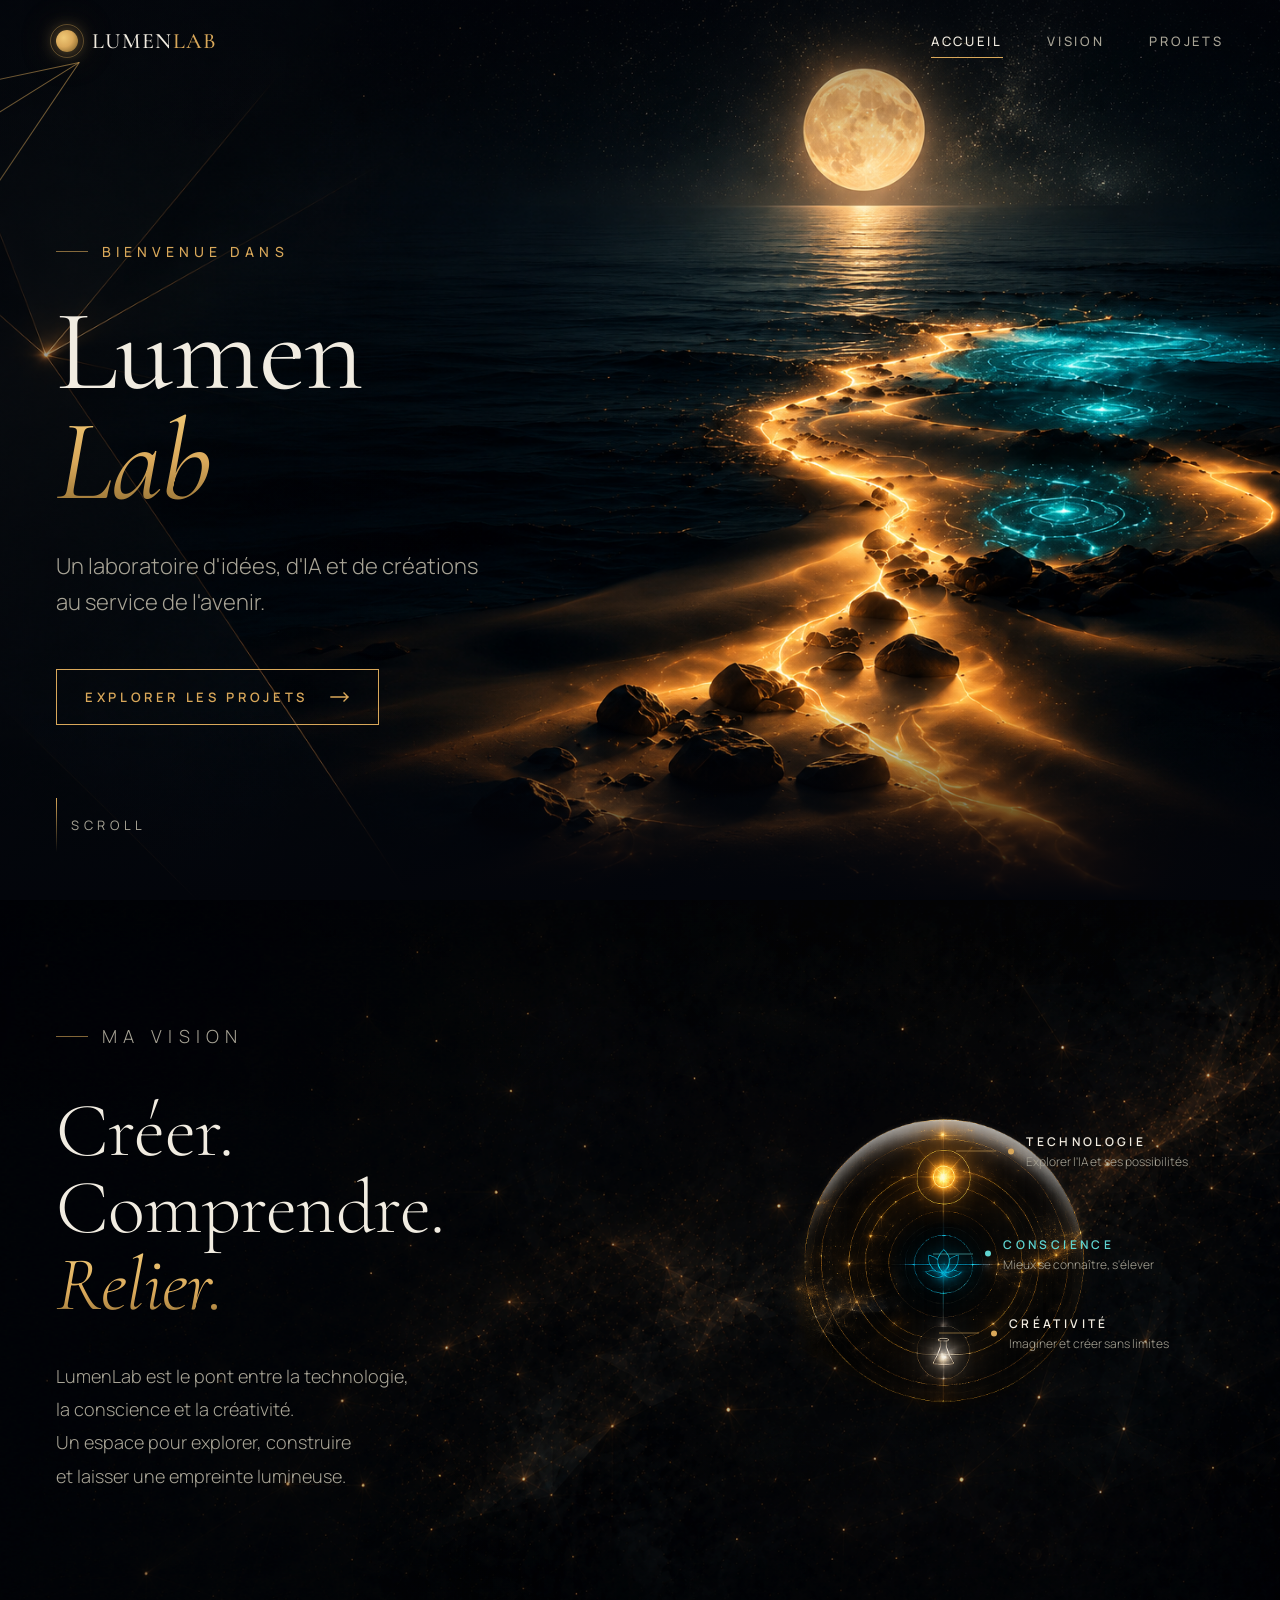
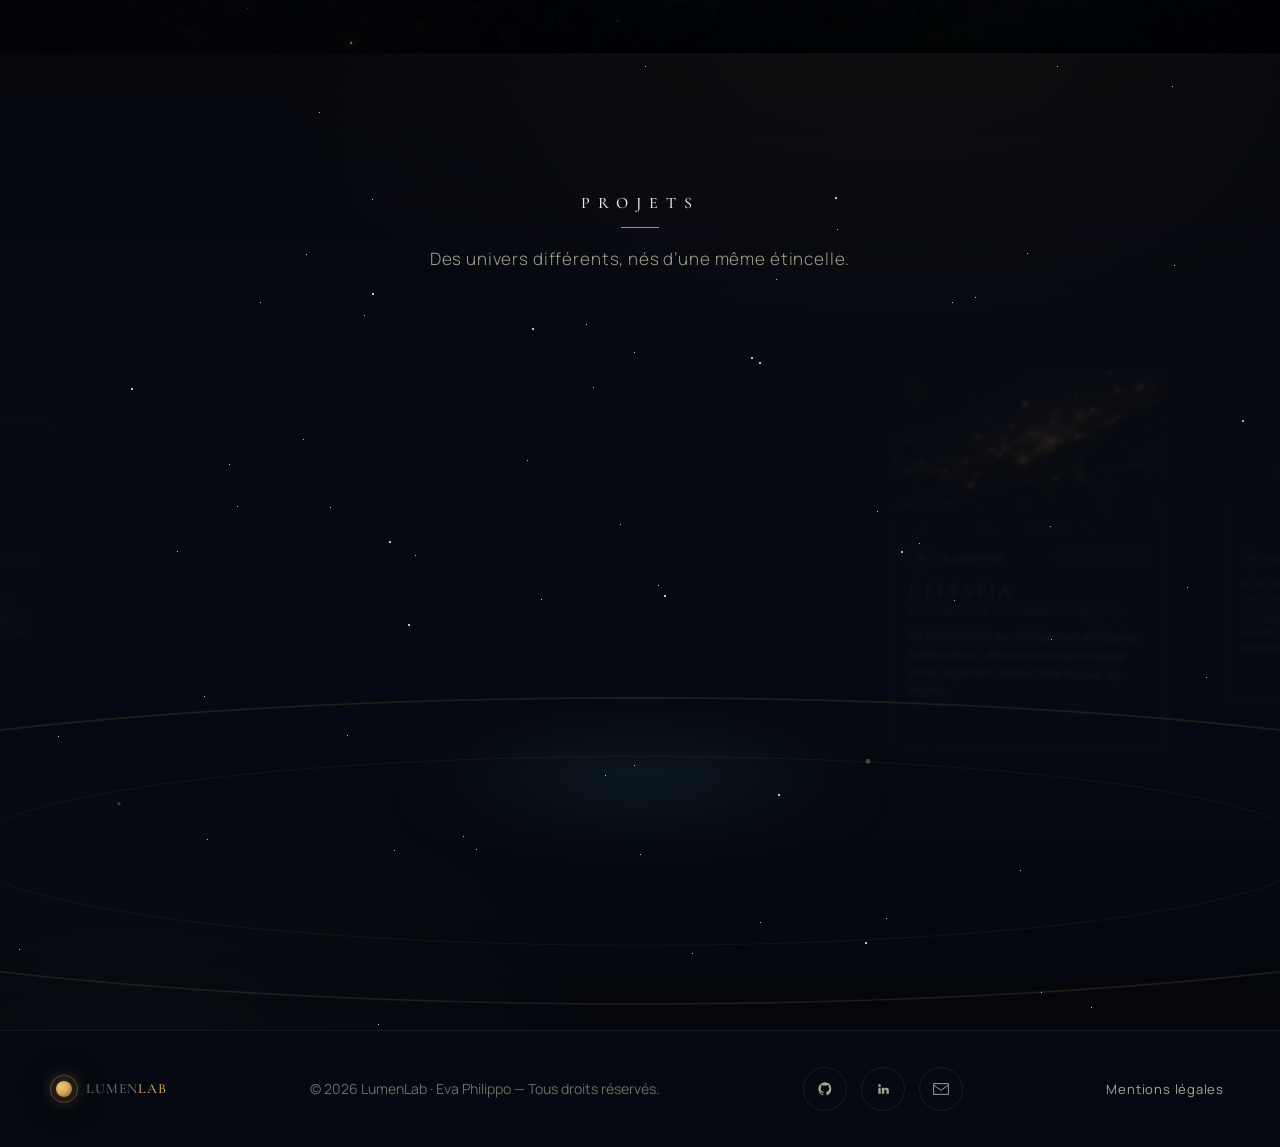
<file: index.html>
<!doctype html>
<html lang="fr">
  <head>
    <meta charset="UTF-8" />
    <meta name="viewport" content="width=device-width, initial-scale=1.0" />

    <!-- ── SEO ──────────────────────────────────────── -->
    <title>LumenLab — Laboratoire d'idées, d'IA et de créations</title>
    <meta
      name="description"
      content="LumenLab est un laboratoire d'idées, d'IA et de créations fondé par Eva Philippo. Portail vers AstraLumen et CelestIA — deux univers qui explorent la conscience, la technologie et la créativité."
    />
    <meta name="author" content="Eva Philippo" />
    <meta name="robots" content="index, follow" />

    <!-- ── Open Graph ───────────────────────────────── -->
    <meta property="og:type" content="website" />
    <meta property="og:locale" content="fr_FR" />
    <meta property="og:title" content="LumenLab — Laboratoire d'idées, d'IA et de créations" />
    <meta
      property="og:description"
      content="Un laboratoire d'idées, d'IA et de créations au service de l'avenir. Portail vers AstraLumen et CelestIA."
    />
    <meta property="og:image" content="assets/hero.jpg" />

    <!-- ── Twitter Card ─────────────────────────────── -->
    <meta name="twitter:card" content="summary_large_image" />
    <meta name="twitter:title" content="LumenLab" />
    <meta
      name="twitter:description"
      content="Un laboratoire d'idées, d'IA et de créations au service de l'avenir."
    />
    <meta name="twitter:image" content="assets/hero.jpg" />

    <!-- ── Favicon ──────────────────────────────────── -->
    <link rel="icon" type="image/png" href="assets/logo-lune.png" />

    <!-- ── Polices ──────────────────────────────────── -->
    <link rel="preconnect" href="https://fonts.googleapis.com" />
    <link rel="preconnect" href="https://fonts.gstatic.com" crossorigin />
    <link
      href="https://fonts.googleapis.com/css2?family=Cormorant+Garamond:ital,wght@0,300;0,400;0,500;0,600;1,300;1,400;1,500&family=Manrope:wght@300;400;500;600;700&display=optional"
      rel="stylesheet"
    />

    <!-- ── Préchargement hero ───────────────────────── -->
    <link rel="preload" as="image" href="assets/hero.jpg" fetchpriority="high" />

    <!-- ── Styles (parallèle — pas de waterfall @import) ── -->
    <link rel="stylesheet" href="css/base/variables.css" />
    <link rel="stylesheet" href="css/base/reset.css" />
    <link rel="stylesheet" href="css/base/typography.css" />
    <link rel="stylesheet" href="css/layout/sections.css" />
    <link rel="stylesheet" href="css/layout/header.css" />
    <link rel="stylesheet" href="css/layout/footer.css" />
    <link rel="stylesheet" href="css/components/buttons.css" />
    <link rel="stylesheet" href="css/components/cards.css" />
    <link rel="stylesheet" href="css/components/project-card.css" />
    <link rel="stylesheet" href="css/components/project-galaxy.css" />
    <link rel="stylesheet" href="css/components/badges.css" />
    <link rel="stylesheet" href="css/components/leave-modal.css" />
    <link rel="stylesheet" href="css/pages/home.css" />
    <link rel="stylesheet" href="css/utilities/animations.css" />
    <link rel="stylesheet" href="css/utilities/responsive.css" />

    <!-- ── Données structurées (JSON-LD) ────────────── -->
    <script type="application/ld+json">
      {
        "@context": "https://schema.org",
        "@type": "WebSite",
        "name": "LumenLab",
        "description": "Laboratoire d'idées, d'IA et de créations",
        "inLanguage": "fr",
        "author": {
          "@type": "Person",
          "name": "Eva Philippo"
        },
        "hasPart": [
        {
          "@type": "WebPage",
          "name": "AstraLumen",
          "description": "Plateforme de lecture immersive autour d’un roman introspectif, entre mémoire, émotions et renaissance intérieure."
        },
        {
          "@type": "WebPage",
          "name": "CelestIA",
          "description": "Espace d’expérimentation autour d’assistants IA collaboratifs dédiés à la création, l’écriture, l’organisation et le développement."
        },
        {
          "@type": "WebPage",
          "name": "VA-Rebirth",
          "url": "https://va-rebirth.lumenforge.me/",
          "description": "Jeu web fantastique avec créatures évolutives, forge astrale, runes, artefacts et mini-jeux."
        },
        {
          "@type": "WebPage",
          "name": "TaskHelper",
          "description": "Outil de productivité visuelle pour organiser les projets, les tâches, les priorités et le suivi d’avancement."
        }
      ]
        ]
      }
    </script>
  </head>

  <body>
    <!-- Lien d'évitement pour lecteurs d'écran -->
    <a class="skip-link" href="#vision">Aller au contenu principal</a>

    <!-- ════════════════════════════════════════════════
       HEADER — Navigation fixe
        Typographie : Cormorant Garamond (serif) + Manrope (sans)
  ════════════════════════════════════════════════ -->
    <header>
      <nav class="nav" aria-label="Navigation principale">
        <a href="#accueil" class="brand" aria-label="LumenLab — Accueil">
          <span class="brand-mark" aria-hidden="true"></span>
          <span class="brand-text">LUMEN<span class="lab">LAB</span></span>
        </a>
        <ul class="nav-links" role="list">
          <li><a href="#accueil" class="active" aria-current="page">ACCUEIL</a></li>
          <li><a href="#vision">VISION</a></li>
          <li><a href="#projets">PROJETS</a></li>
        </ul>
      </nav>
    </header>

    <!-- ════════════════════════════════════════════════
       MAIN
  ════════════════════════════════════════════════ -->
    <main id="main">
      <!-- ── 01 HERO ───────────────────────────────── -->
      <section class="hero stage" id="accueil" aria-labelledby="hero-heading">
        <!-- Photographie pleine page -->
        <div
          class="hero-image"
          role="img"
          aria-label="Plage nocturne baignée de lumière dorée et d'eau turquoise sous la pleine lune"
        ></div>

        <!-- Conteneur de particules (JS) -->
        <div class="hero-scene" aria-hidden="true"></div>

        <!-- Rayons lumineux dorés -->
        <div class="ray r1" aria-hidden="true"></div>
        <div class="ray r2" aria-hidden="true"></div>
        <div class="ray r3" aria-hidden="true"></div>

        <!-- Contenu textuel -->
        <div class="hero-text">
          <p class="eyebrow reveal" aria-hidden="true">Bienvenue dans</p>

          <h1 id="hero-heading" class="reveal d1">
            <span class="lumen">Lumen</span><span class="lab">Lab</span>
          </h1>

          <p class="lede reveal d2">
            Un laboratoire d'idées, d'IA et de créations<br />
            au service de l'avenir.
          </p>

          <a href="#projets" class="cta reveal d3">
            <span>Explorer les projets</span>
            <svg width="20" height="10" viewBox="0 0 20 10" fill="none" aria-hidden="true">
              <path
                d="M1 5 H18 M14 1 L18 5 L14 9"
                stroke="currentColor"
                stroke-width="1.4"
                stroke-linecap="square"
              />
            </svg>
          </a>
        </div>

        <!-- Indicateur de défilement -->
        <div class="scroll-ind" aria-hidden="true">
          <span class="line"></span>
          <small>Scroll</small>
        </div>
      </section>

      <!-- ── 02 VISION ──────────────────────────────── -->
      <section class="vision-section stage" id="vision" aria-labelledby="vision-heading">
        <div class="vision">
          <!-- Colonne texte -->
          <div class="vision-text">
            <p class="vision-eyebrow reveal">Ma Vision</p>

            <h2 id="vision-heading" class="reveal d1">
              <span class="l1">Créer.</span>
              <span class="l2">Comprendre.</span>
              <span class="l3">Relier.</span>
            </h2>

            <p class="reveal d2">
              LumenLab est le pont entre la technologie,<br />
              la conscience et la créativité.<br />
              Un espace pour explorer, construire<br />
              et laisser une empreinte lumineuse.
            </p>

            <!-- <a href="#projets" class="cta reveal d3">
            <span>En savoir plus</span>
            <svg width="20" height="10" viewBox="0 0 20 10" fill="none" aria-hidden="true">
              <path d="M1 5 H18 M14 1 L18 5 L14 9" stroke="currentColor" stroke-width="1.4" stroke-linecap="square" />
            </svg>
          </a> -->
          </div>

          <!-- Colonne visuelle : orbite + labels + liste mobile -->
          <div class="orbit-col">
            <!-- Orbite avec étiquettes flottantes (desktop) -->
            <div
              class="orbit reveal d2"
              role="img"
              aria-label="Orbites symbolisant les trois piliers de LumenLab : Technologie, Conscience et Créativité"
            >
              <div class="orbit-img" aria-hidden="true"></div>

              <div class="orbit-label technologie gold" aria-hidden="true">
                <span class="leader"></span>
                <span class="dot"></span>
                <span class="text">
                  <span class="title">Technologie</span>
                  <span class="sub">Explorer l'IA et ses possibilités</span>
                </span>
              </div>

              <div class="orbit-label conscience cyan" aria-hidden="true">
                <span class="leader"></span>
                <span class="dot"></span>
                <span class="text">
                  <span class="title">Conscience</span>
                  <span class="sub">Mieux se connaître, s'élever</span>
                </span>
              </div>

              <div class="orbit-label creativite gold" aria-hidden="true">
                <span class="leader"></span>
                <span class="dot"></span>
                <span class="text">
                  <span class="title">Créativité</span>
                  <span class="sub">Imaginer et créer sans limites</span>
                </span>
              </div>
            </div>

            <!-- Liste des piliers (mobile uniquement) -->
            <ul class="orbit-pillars reveal d3" aria-hidden="true">
              <li class="orbit-pillar">
                <span class="pillar-dot gold"></span>
                <span class="pillar-content">
                  <span class="pillar-title">Technologie</span>
                  <span class="pillar-sub">Explorer l'IA et ses possibilités</span>
                </span>
              </li>
              <li class="orbit-pillar">
                <span class="pillar-dot cyan"></span>
                <span class="pillar-content">
                  <span class="pillar-title">Conscience</span>
                  <span class="pillar-sub">Mieux se connaître, s'élever</span>
                </span>
              </li>
              <li class="orbit-pillar">
                <span class="pillar-dot gold"></span>
                <span class="pillar-content">
                  <span class="pillar-title">Créativité</span>
                  <span class="pillar-sub">Imaginer et créer sans limites</span>
                </span>
              </li>
            </ul>
          </div>
        </div>
      </section>

      <!-- ── 03 PROJETS ─────────────────────────────── -->
      <section
        class="projects-galaxy stage"
        id="projets"
        aria-labelledby="projects-heading"
        data-accent="astra"
      >
        <div class="grain" aria-hidden="true"></div>

        <!-- Fond galactique : étoiles JS + orbites SVG -->
        <div class="galaxy-bg" aria-hidden="true">
          <svg
            class="galaxy-orbits"
            viewBox="0 0 1400 600"
            preserveAspectRatio="xMidYMid slice"
            aria-hidden="true"
          >
            <ellipse
              cx="700"
              cy="490"
              rx="640"
              ry="94"
              fill="none"
              stroke="rgba(217,168,90,0.13)"
              stroke-width="1"
            />
            <ellipse
              cx="700"
              cy="490"
              rx="415"
              ry="58"
              fill="none"
              stroke="rgba(217,168,90,0.07)"
              stroke-width="0.6"
            />
            <circle cx="1296" cy="472" r="3.5" fill="rgba(217,168,90,0.55)" />
            <circle cx="146" cy="479" r="2.5" fill="rgba(95,212,208,0.45)" />
            <circle cx="840" cy="435" r="1.5" fill="rgba(217,168,90,0.35)" />
            <circle cx="380" cy="461" r="1" fill="rgba(95,212,208,0.30)" />
          </svg>
        </div>

        <!-- En-tête -->
        <div class="galaxy-header">
          <h2 id="projects-heading" class="section-eyebrow">Projets</h2>
          <p class="section-sub">Des univers différents, nés d’une même étincelle.</p>
        </div>

        <!-- Carrousel -->
        <div class="galaxy-carousel-wrapper">
          <div
            class="galaxy-carousel"
            id="galaxy-carousel"
            role="region"
            aria-label="Carrousel des projets"
            aria-roledescription="carrousel"
          >
            <!-- ── 1 · AstraLumen ── -->
            <article
              class="galaxy-card g-astra is-active"
              data-route="https://astralumen.lumenforge.me"
              data-status="active"
              data-index="0"
              tabindex="0"
              role="group"
              aria-roledescription="projet"
              aria-label="AstraLumen — Univers introspectif, 1 sur 5"
              aria-current="true"
            >
              <div class="gc-visual" aria-hidden="true">
                <div class="lotus-scene"></div>
                <div class="gc-visual-fade"></div>
              </div>
              <div class="gc-body">
                <div class="gc-meta">
                  <span class="gc-icon" aria-hidden="true">
                    <svg viewBox="0 0 24 24" fill="none" stroke="#5fd4d0" stroke-width="1.2">
                      <path d="M12 7 C 9 11, 9 13, 12 17 C 15 13, 15 11, 12 7 Z" />
                      <path d="M7 13 C 9 14, 11 14, 12 17 C 10 17, 8 16, 7 13 Z" />
                      <path d="M17 13 C 15 14, 13 14, 12 17 C 14 17, 16 16, 17 13 Z" />
                      <circle cx="12" cy="17" r="0.8" fill="#5fd4d0" />
                    </svg>
                  </span>
                  <span class="gc-category">Lecture immersive</span>
                </div>
                <h3 class="gc-title">AstraLumen</h3>
                <p class="gc-subtitle">Roman, introspection & univers sensible</p>
                <p class="gc-desc">
                  Une plateforme de lecture immersive autour de mon livre
                  <em>Là où les larmes rencontrent les sourires</em>, entre mémoire, émotions,
                  écriture et renaissance intérieure.
                </p>
                <div class="gc-footer">
                  <a
                    class="gc-cta"
                    href="https://astralumen.lumenforge.me"
                    aria-label="Découvrir AstraLumen"
                  >
                    <span>Découvrir</span>
                    <svg width="15" height="7" viewBox="0 0 20 10" fill="none" aria-hidden="true">
                      <path
                        d="M1 5 H18 M14 1 L18 5 L14 9"
                        stroke="currentColor"
                        stroke-width="1.4"
                        stroke-linecap="square"
                      />
                    </svg>
                  </a>
                </div>
              </div>
            </article>

            <!-- ── 2 · CelestIA ── -->
            <article
              class="galaxy-card g-gold"
              data-route="celestia.html"
              data-status="wip"
              data-index="1"
              tabindex="-1"
              role="group"
              aria-roledescription="projet"
              aria-label="CelestIA — Univers IA, 2 sur 5"
              aria-hidden="true"
              aria-current="false"
            >
              <div class="gc-visual" aria-hidden="true">
                <div class="net-scene"></div>
                <div class="gc-visual-fade"></div>
              </div>
              <div class="gc-body">
                <div class="gc-meta">
                  <span class="gc-icon" aria-hidden="true">
                    <svg viewBox="0 0 24 24" fill="none" stroke="#d9a85a" stroke-width="1.1">
                      <polygon points="12,4 19,8 19,16 12,20 5,16 5,8" />
                      <path d="M12 4 V 20 M5 8 L19 16 M19 8 L5 16" />
                    </svg>
                  </span>
                  <span class="gc-category">IA créatives</span>
                  <span class="gc-status-badge">En construction</span>
                </div>
                <h3 class="gc-title">CelestIA</h3>
                <p class="gc-subtitle">Assistants IA & collaboration créative</p>
                <p class="gc-desc">
                  Un espace dédié aux intelligences artificielles collaboratives : des assistants
                  pensés pour écrire, organiser, coder et faire évoluer les projets.
                </p>
                <div class="gc-footer">
                  <a class="gc-cta" href="celestia.html" aria-label="Découvrir CelestIA">
                    <span>Découvrir</span>
                    <svg width="15" height="7" viewBox="0 0 20 10" fill="none" aria-hidden="true">
                      <path
                        d="M1 5 H18 M14 1 L18 5 L14 9"
                        stroke="currentColor"
                        stroke-width="1.4"
                        stroke-linecap="square"
                      />
                    </svg>
                  </a>
                </div>
              </div>
            </article>

            <!-- ── 3 · VA-Rebirth ── -->
            <article
              class="galaxy-card g-blue"
              data-route="https://va-rebirth.lumenforge.me/"
              data-status="active"
              data-index="2"
              tabindex="-1"
              role="group"
              aria-roledescription="projet"
              aria-label="VA-Rebirth — Univers narratif, 3 sur 5"
              aria-hidden="true"
              aria-current="false"
            >
              <div class="gc-visual" aria-hidden="true">
                <div class="rebirth-scene"></div>
                <div class="gc-visual-fade"></div>
              </div>
              <div class="gc-body">
                <div class="gc-meta">
                  <span class="gc-icon" aria-hidden="true">
                    <svg viewBox="0 0 24 24" fill="none" stroke="#8ab3e8" stroke-width="1.1">
                      <circle cx="12" cy="12" r="8" />
                      <circle cx="12" cy="12" r="3.5" />
                      <line x1="12" y1="4" x2="12" y2="8" stroke="#8ab3e8" stroke-width="0.8" />
                      <line x1="12" y1="16" x2="12" y2="20" stroke="#8ab3e8" stroke-width="0.8" />
                    </svg>
                  </span>
                  <span class="gc-category">Jeu web / RPG</span>
                </div>
                <h3 class="gc-title">VA-Rebirth</h3>
                <p class="gc-subtitle">Créatures, forge & aventure évolutive</p>
                <p class="gc-desc">
                  La renaissance d’un ancien jeu web : monstres évolutifs, runes, artefacts,
                  mini-jeux et forge astrale dans un univers fantastique.
                </p>
                <div class="gc-footer">
                  <a
                    class="gc-cta"
                    href="https://va-rebirth.lumenforge.me/"
                    aria-label="Découvrir VA-Rebirth"
                  >
                    <span>Découvrir</span>
                    <svg width="15" height="7" viewBox="0 0 20 10" fill="none" aria-hidden="true">
                      <path
                        d="M1 5 H18 M14 1 L18 5 L14 9"
                        stroke="currentColor"
                        stroke-width="1.4"
                        stroke-linecap="square"
                      />
                    </svg>
                  </a>
                </div>
              </div>
            </article>

            <!-- ── 4 · TaskHelper ── -->
            <article
              class="galaxy-card g-neutral"
              data-route="taskhelper.html"
              data-status="wip"
              data-index="3"
              tabindex="-1"
              role="group"
              aria-roledescription="projet"
              aria-label="Expériments — Outils et prototypes, 4 sur 5"
              aria-hidden="true"
              aria-current="false"
            >
              <div class="gc-visual" aria-hidden="true">
                <div class="lab-scene"></div>
                <svg
                  viewBox="0 0 400 280"
                  style="position: absolute; inset: 0; width: 100%; height: 100%"
                  aria-hidden="true"
                >
                  <defs>
                    <linearGradient id="gGlass" x1="0" x2="0" y1="0" y2="1">
                      <stop offset="0%" stop-color="#f0c976" stop-opacity="0.05" />
                      <stop offset="100%" stop-color="#d9a85a" stop-opacity="0.15" />
                    </linearGradient>
                  </defs>
                  <g opacity="0.9">
                    <polygon
                      points="160,90 240,90 240,200 160,200"
                      fill="url(#gGlass)"
                      stroke="#d9a85a"
                      stroke-width="0.6"
                    />
                    <polygon
                      points="240,90 270,75 270,185 240,200"
                      fill="url(#gGlass)"
                      stroke="#d9a85a"
                      stroke-width="0.6"
                    />
                    <polygon
                      points="160,90 190,75 270,75 240,90"
                      fill="url(#gGlass)"
                      stroke="#d9a85a"
                      stroke-width="0.6"
                    />
                  </g>
                  <circle
                    cx="200"
                    cy="160"
                    r="6"
                    fill="#f0c976"
                    filter="drop-shadow(0 0 10px #f0c976)"
                  />
                  <line
                    x1="200"
                    y1="160"
                    x2="200"
                    y2="100"
                    stroke="#f0c976"
                    stroke-width="0.8"
                    opacity="0.7"
                  />
                  <line
                    x1="200"
                    y1="160"
                    x2="200"
                    y2="220"
                    stroke="#f0c976"
                    stroke-width="0.5"
                    opacity="0.4"
                  />
                  <ellipse cx="200" cy="225" rx="80" ry="6" fill="#d9a85a" opacity="0.15" />
                </svg>
                <div class="gc-visual-fade"></div>
              </div>
              <div class="gc-body">
                <div class="gc-meta">
                  <span class="gc-icon" aria-hidden="true">
                    <svg viewBox="0 0 24 24" fill="none" stroke="#c5bfb0" stroke-width="1.1">
                      <path d="M10 4 H14 V 9 L 18 18 H 6 L 10 9 V 4 Z" />
                      <path d="M10 4 H14 M 8 14 H 16" />
                    </svg>
                  </span>
                  <span class="gc-category">Productivité & organisation</span>
                  <span class="gc-status-badge">Prototype</span>
                </div>
                <h3 class="gc-title">TaskHelper</h3>
                <p class="gc-subtitle">Gestion de projets simple et visuelle</p>
                <p class="gc-desc">
                  Un outil pensé pour transformer les idées en actions : projets, tâches, priorités
                  et suivi clair pour avancer sans se perdre.
                </p>
                <div class="gc-footer">
                  <a class="gc-cta" href="taskhelper.html" aria-label="Découvrir les expériments">
                    <span>Découvrir</span>
                    <svg width="15" height="7" viewBox="0 0 20 10" fill="none" aria-hidden="true">
                      <path
                        d="M1 5 H18 M14 1 L18 5 L14 9"
                        stroke="currentColor"
                        stroke-width="1.4"
                        stroke-linecap="square"
                      />
                    </svg>
                  </a>
                </div>
              </div>
            </article>

            <!-- ── 5 · À venir ── -->
            <article
              class="galaxy-card g-neutral"
              data-route=""
              data-status="coming-soon"
              data-index="4"
              tabindex="-1"
              role="group"
              aria-roledescription="projet"
              aria-label="À venir — Nouveaux univers en gestation, 5 sur 5"
              aria-hidden="true"
              aria-current="false"
            >
              <div class="gc-visual" aria-hidden="true">
                <div class="nebula-scene"></div>
                <div class="gc-visual-fade"></div>
              </div>
              <div class="gc-body">
                <div class="gc-meta">
                  <span class="gc-icon" aria-hidden="true">
                    <svg viewBox="0 0 24 24" fill="none" stroke="#c5bfb0" stroke-width="1">
                      <circle cx="12" cy="12" r="9" stroke-dasharray="2 3.5" />
                      <circle cx="12" cy="12" r="2" fill="#c5bfb0" opacity="0.45" />
                    </svg>
                  </span>
                  <span class="gc-category">Nouveaux mondes</span>
                </div>
                <h3 class="gc-title">À venir</h3>
                <p class="gc-subtitle">Prototypes, récits intéractifs & futurs laboratoires</p>
                <p class="gc-desc">
                  De nouveaux univers rejoindront LumenLab au fil du temps : outils, expériences
                  narratives, interfaces sensibles et projets hybrides.
                </p>
                <div class="gc-footer gc-footer--dots"></div>
              </div>
            </article>
          </div>
          <!-- /.galaxy-carousel -->

          <!-- Contrôles -->
          <nav class="galaxy-controls" aria-label="Navigation du carrousel">
            <button class="galaxy-btn gx-prev" aria-label="Projet précédent">
              <svg width="13" height="11" viewBox="0 0 13 11" fill="none" aria-hidden="true">
                <path
                  d="M12 5.5H1M5 1L1 5.5L5 10"
                  stroke="currentColor"
                  stroke-width="1.3"
                  stroke-linecap="square"
                />
              </svg>
            </button>
            <div
              class="galaxy-pagination"
              role="status"
              aria-live="polite"
              aria-atomic="true"
              aria-label="Projet actif"
            >
              <span class="gx-current">01</span>
              <span class="gx-sep" aria-hidden="true">/</span>
              <span class="gx-total" aria-hidden="true">05</span>
            </div>
            <button class="galaxy-btn gx-next" aria-label="Projet suivant">
              <svg width="13" height="11" viewBox="0 0 13 11" fill="none" aria-hidden="true">
                <path
                  d="M1 5.5H12M8 1L12 5.5L8 10"
                  stroke="currentColor"
                  stroke-width="1.3"
                  stroke-linecap="square"
                />
              </svg>
            </button>
          </nav>

          <p class="galaxy-hint" aria-hidden="true">Faites glisser pour explorer</p>
        </div>
        <!-- /.galaxy-carousel-wrapper -->
      </section>
    </main>

    <!-- ════════════════════════════════════════════════
       FOOTER
  ════════════════════════════════════════════════ -->
    <footer>
      <a href="#accueil" class="footer-brand" aria-label="LumenLab — retour en haut">
        <span class="brand-mark" style="width: 16px; height: 16px" aria-hidden="true"></span>
        <span class="brand-text" style="font-size: 14px">LUMEN<span class="lab">LAB</span></span>
      </a>

      <p>© <span id="copyright-year"></span> LumenLab · Eva Philippo — Tous droits réservés.</p>

      <nav class="footer-social" aria-label="Réseaux sociaux">
        <a href="#" aria-label="GitHub">
          <svg aria-hidden="true" width="16" height="16" viewBox="0 0 24 24" fill="currentColor">
            <path
              d="M12 2a10 10 0 0 0-3.2 19.5c.5.1.7-.2.7-.5v-1.7c-2.8.6-3.4-1.3-3.4-1.3-.5-1.2-1.1-1.5-1.1-1.5-.9-.6.1-.6.1-.6 1 .1 1.5 1 1.5 1 .9 1.6 2.4 1.1 3 .9.1-.7.4-1.1.6-1.4-2.2-.3-4.6-1.1-4.6-5 0-1.1.4-2 1-2.7 0-.3-.4-1.3.1-2.7 0 0 .8-.3 2.7 1a9.4 9.4 0 0 1 5 0c1.9-1.3 2.7-1 2.7-1 .5 1.4.2 2.4.1 2.7.6.7 1 1.6 1 2.7 0 3.9-2.4 4.7-4.6 5 .4.3.7.9.7 1.8v2.6c0 .3.2.6.7.5A10 10 0 0 0 12 2z"
            />
          </svg>
        </a>
        <a href="https://www.linkedin.com/in/eva-philippo-7264b7161/" aria-label="LinkedIn">
          <svg aria-hidden="true" width="14" height="14" viewBox="0 0 24 24" fill="currentColor">
            <path
              d="M4 4h4v4H4zM4 10h4v10H4zM10 10h4v2c.7-1.3 2-2.3 4-2.3 3 0 4 2 4 5V20h-4v-4.5c0-1.4-.5-2.3-1.8-2.3-1.3 0-2.2.9-2.2 2.3V20h-4z"
            />
          </svg>
        </a>
        <a href="mailto:eva.projects.contact@gmail.com" aria-label="Envoyer un email">
          <svg
            aria-hidden="true"
            width="16"
            height="14"
            viewBox="0 0 24 18"
            fill="none"
            stroke="currentColor"
            stroke-width="1.4"
          >
            <rect x="1" y="1" width="22" height="16" />
            <path d="M1 3 L 12 11 L 23 3" />
          </svg>
        </a>
      </nav>

      <nav class="footer-links" aria-label="Liens légaux">
        <a href="mentions-legales.html">Mentions légales</a>
      </nav>
    </footer>

    <!-- ── Interstitiel : quitter LumenLab pour un univers externe
         (contenu par défaut = AstraLumen, adapté par js/leaveModal.js) ── -->
    <div
      class="leave-modal"
      id="leave-modal"
      role="dialog"
      aria-modal="true"
      aria-labelledby="leave-title"
      aria-hidden="true"
    >
      <div class="leave-backdrop" data-leave-close></div>
      <div class="leave-dialog" role="document">
        <figure class="leave-avatar">
          <img
            src="assets/Caro2.png"
            alt="Caro, gardienne d'AstraLumen"
            width="80"
            height="80"
            loading="lazy"
            decoding="async"
          />
        </figure>
        <div class="leave-body">
          <p class="leave-label">Caro · AstraLumen</p>
          <p class="leave-message" id="leave-title">
            Tu t'apprêtes à quitter LumenLab pour <em>AstraLumen</em> — un autre univers t'attend.
          </p>
          <div class="leave-actions">
            <button type="button" class="leave-btn leave-stay" data-leave-close>Rester ici</button>
            <a class="leave-btn leave-continue" href="https://astralumen.lumenforge.me">
              <span>Continuer</span>
              <svg width="18" height="9" viewBox="0 0 20 10" fill="none" aria-hidden="true">
                <path
                  d="M1 5 H18 M14 1 L18 5 L14 9"
                  stroke="currentColor"
                  stroke-width="1.4"
                  stroke-linecap="square"
                />
              </svg>
            </a>
          </div>
        </div>
      </div>
    </div>

    <script src="https://cdn.jsdelivr.net/npm/gsap@3.12.5/dist/gsap.min.js"></script>
    <script type="module" src="js/main.js"></script>
  </body>
</html>
</file>
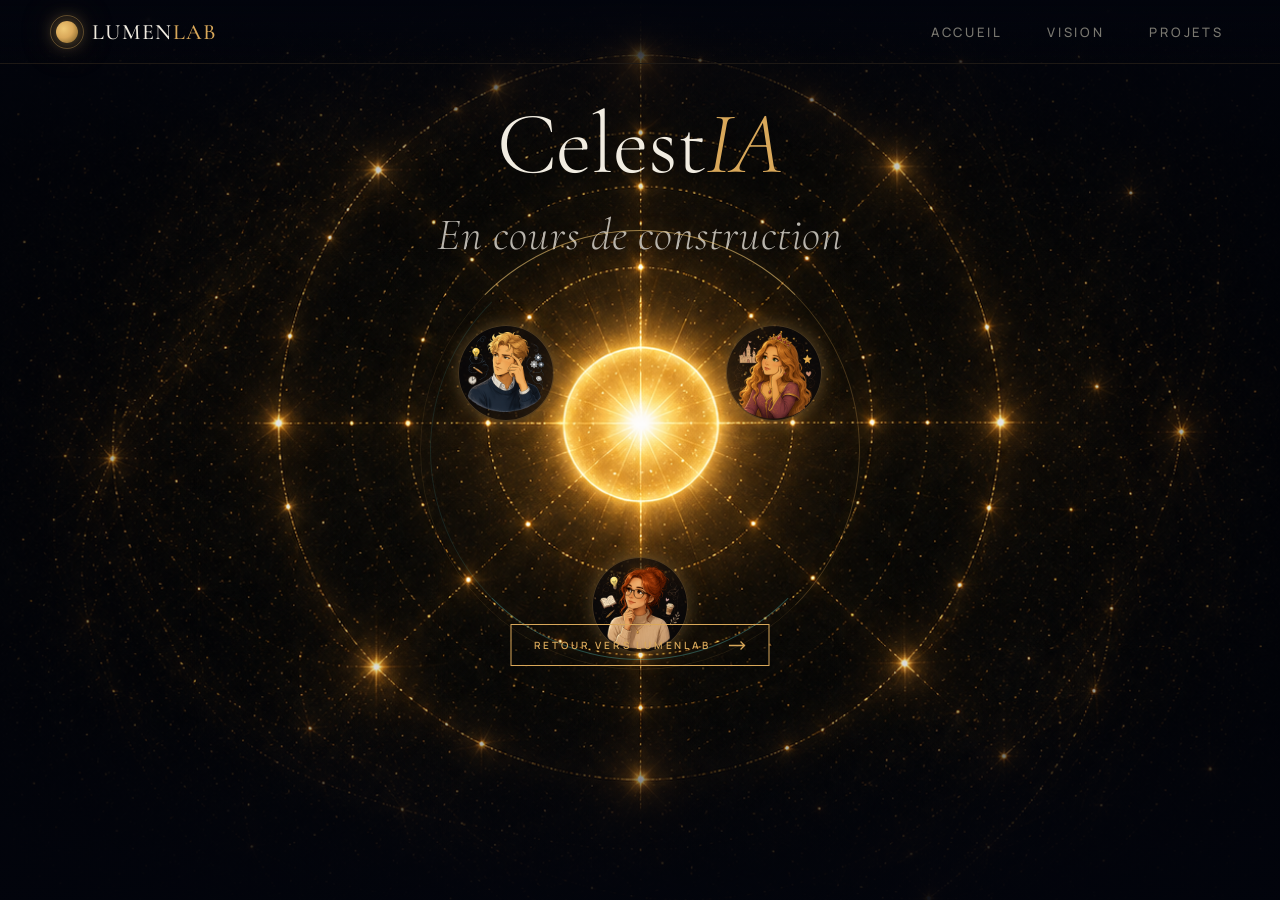
<file: celestia.html>
<!doctype html>
<html lang="fr">
  <head>
    <meta charset="UTF-8" />
    <meta name="viewport" content="width=device-width, initial-scale=1.0" />
    <title>CelestIA — Un projet en cours de construction</title>
    <meta
      name="description"
      content="CelestIA prend forme. Agents intelligents, création collaborative et organisation au service de la vision LumenLab."
    />
    <meta name="robots" content="noindex, nofollow" />
    <link rel="preload" as="image" href="assets/bg-celestia-WIP.png" fetchpriority="high" />
    <link rel="icon" type="image/png" href="assets/logo-lune.png" />
    <link rel="preconnect" href="https://fonts.googleapis.com" />
    <link rel="preconnect" href="https://fonts.gstatic.com" crossorigin />
    <link
      href="https://fonts.googleapis.com/css2?family=Cormorant+Garamond:ital,wght@0,300;0,400;0,500;0,600;1,300;1,400;1,500&family=Manrope:wght@300;400;500;600;700&display=optional"
      rel="stylesheet"
    />
    <link rel="stylesheet" href="css/base/variables.css" />
    <link rel="stylesheet" href="css/components/navbar.css" />
    <link rel="stylesheet" href="css/pages/wip.css" />
    <link rel="stylesheet" href="css/pages/celestia.css" />
  </head>
  <body>
    <!-- Fond réseau fixe -->
    <div class="bg" aria-hidden="true"></div>

    <!-- Particules -->
    <div id="sparkles" aria-hidden="true"></div>

    <!-- ════════════════════════════════════════════
       HEADER — Navigation LumenLab
  ════════════════════════════════════════════ -->
    <header>
      <a href="index.html" class="brand" aria-label="LumenLab — Retour à l'accueil">
        <span class="brand-mark" aria-hidden="true"></span>
        <span class="brand-text">LUMEN<span class="lab">LAB</span></span>
      </a>
      <nav aria-label="Navigation principale">
        <ul class="nav-links" role="list">
          <li><a href="index.html">ACCUEIL</a></li>
          <li><a href="index.html#vision">VISION</a></li>
          <li><a href="index.html#projets">PROJETS</a></li>
        </ul>
      </nav>
    </header>

    <!-- ════════════════════════════════════════════
       MAIN — plein écran, centré verticalement
  ════════════════════════════════════════════ -->
    <main>
      <h1 class="page-title">Celest<span class="ia">IA</span></h1>
      <p class="page-sub">En cours de construction</p>

      <!-- Système orbital -->
      <div class="orbital-system" aria-label="Les trois intelligences de CelestIA en orbite">
        <div class="deco-ring" aria-hidden="true"></div>
        <div class="deco-arc-gold" aria-hidden="true"></div>
        <div class="deco-arc-cyan" aria-hidden="true"></div>
        <div class="orbit-spin" aria-hidden="true">
          <div class="satellite satellite-charles">
            <img src="assets/Charles2.png" alt="" />
          </div>
          <div class="satellite satellite-astra">
            <img src="assets/Astra2.png" alt="" />
          </div>
          <div class="satellite satellite-caroline">
            <img src="assets/Caro2.png" alt="" />
          </div>
        </div>
      </div>

      <!-- Bouton retour -->
      <a href="index.html#projet-celestia" class="cta" aria-label="Retour à LumenLab">
        <span>Retour vers LumenLab</span>
        <svg width="18" height="9" viewBox="0 0 18 9" fill="none" aria-hidden="true">
          <path
            d="M1 4.5 H16 M12.5 1 L16 4.5 L12.5 8"
            stroke="currentColor"
            stroke-width="1.3"
            stroke-linecap="square"
          />
        </svg>
      </a>
    </main>

    <script>
      const sc = document.getElementById('sparkles');
      for (let i = 0; i < 28; i++) {
        const el = document.createElement('div');
        el.className = 'spark ' + (Math.random() > 0.38 ? 'gold' : 'cyan');
        const s = 0.8 + Math.random() * 2;
        el.style.cssText = `
        left:${Math.random() * 100}%;
        top:${Math.random() * 100}%;
        width:${s}px; height:${s}px;
        --dx:${(Math.random() - 0.5) * 80}px;
        --dy:${-40 - Math.random() * 70}px;
        animation-duration:${12 + Math.random() * 14}s;
        animation-delay:${Math.random() * 16}s;
      `;
        sc.appendChild(el);
      }
    </script>
  </body>
</html>
</file>
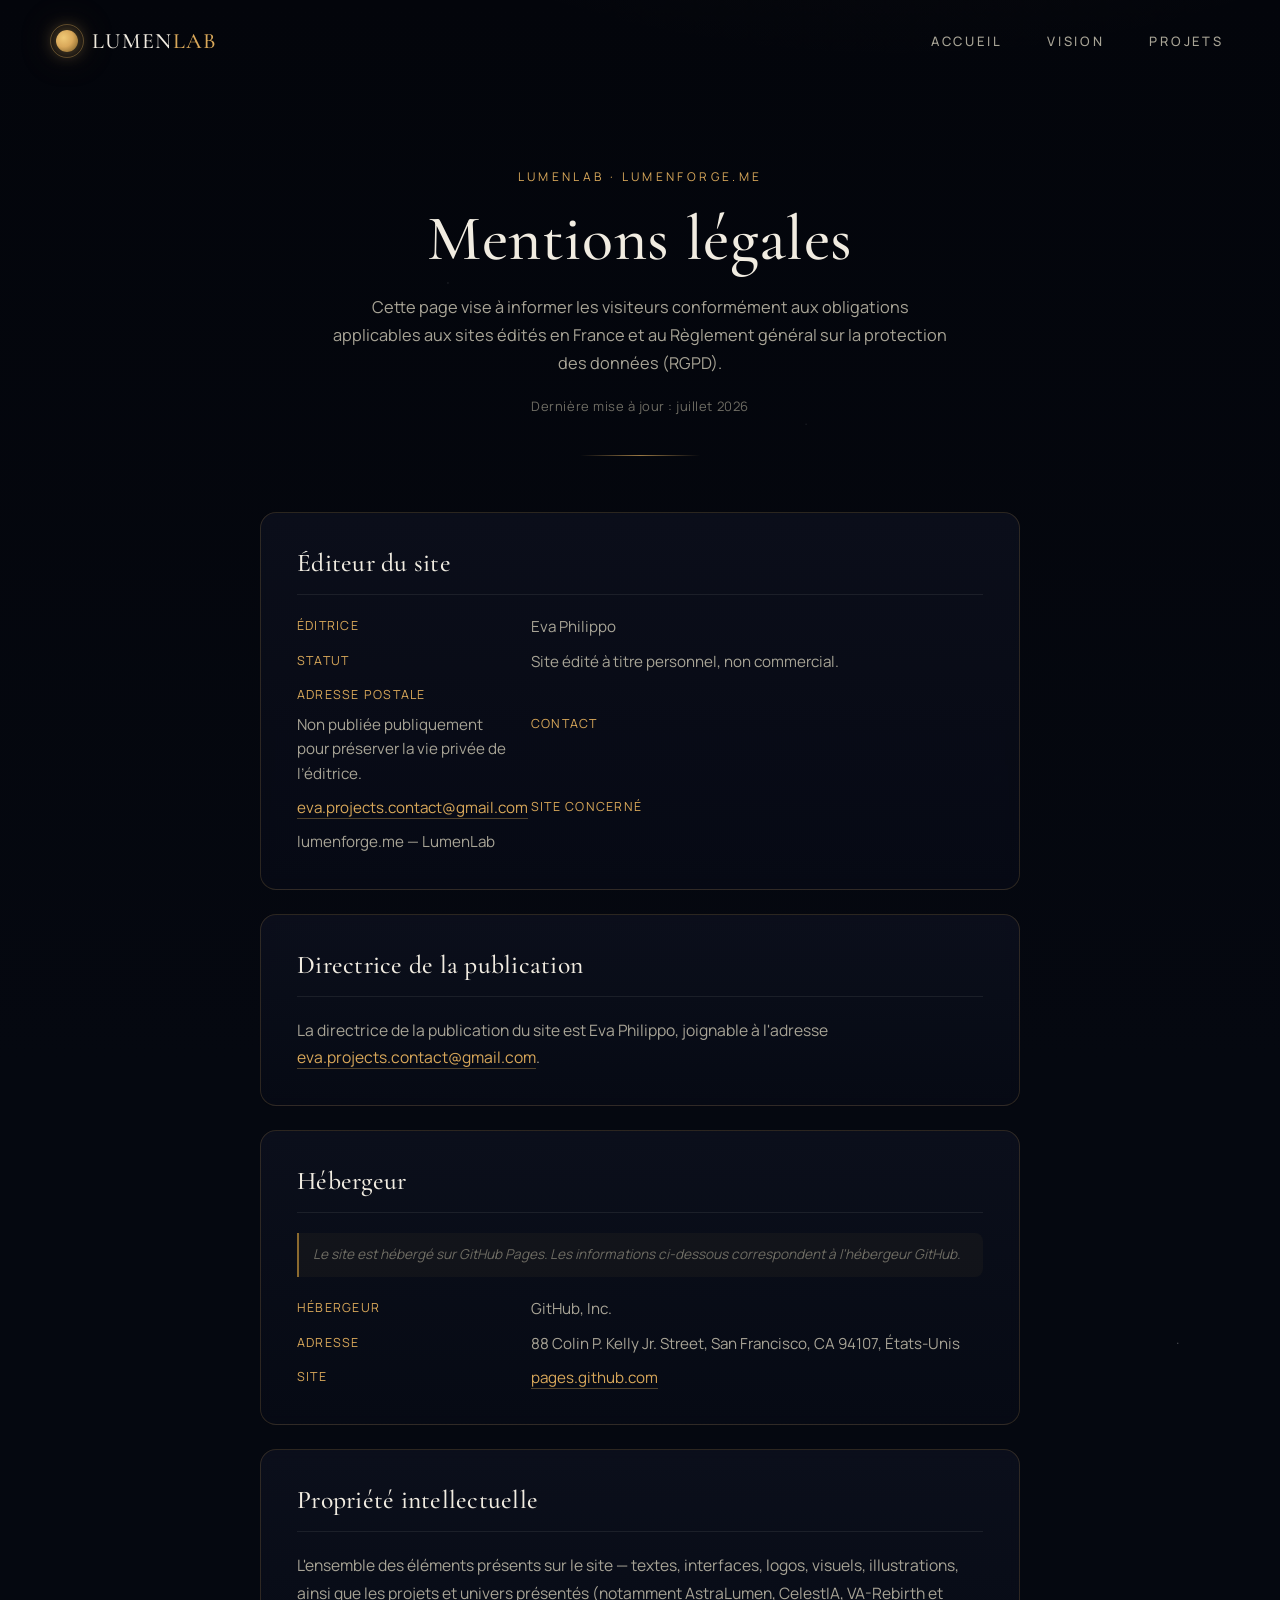
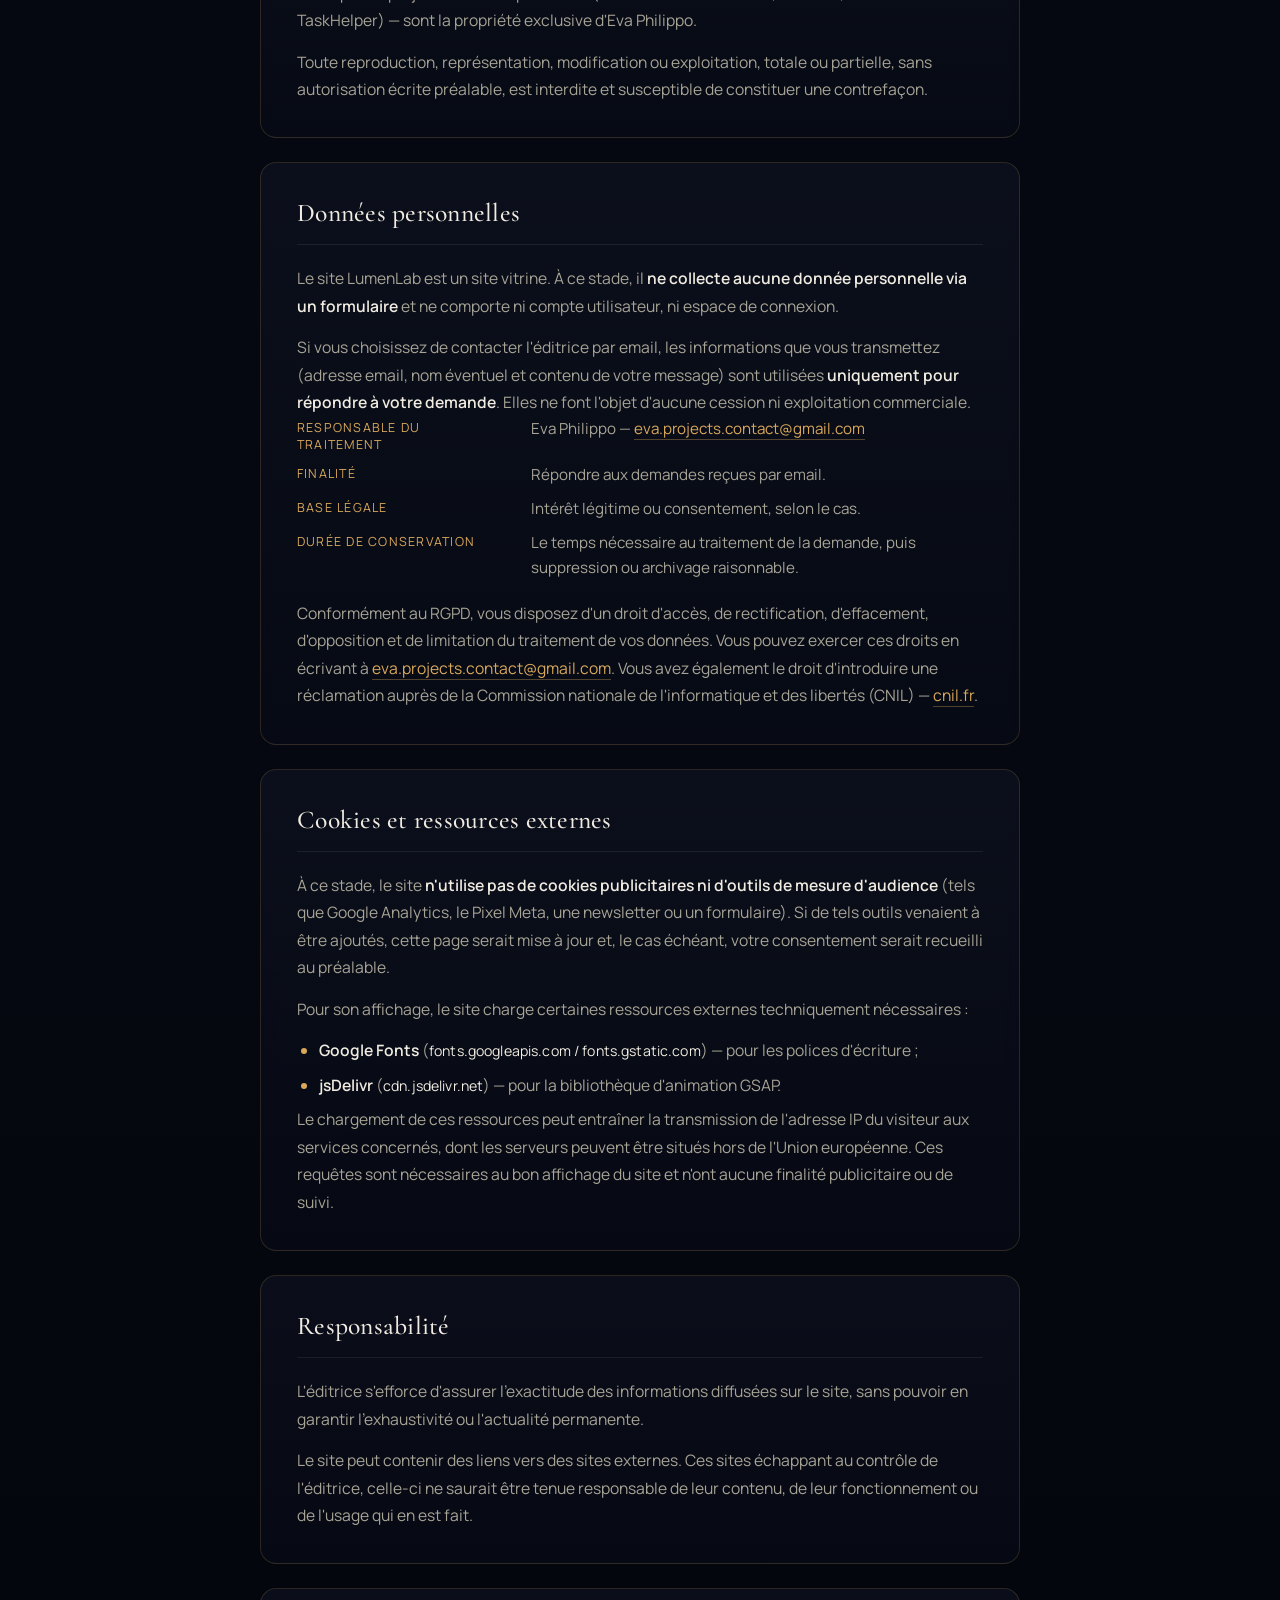
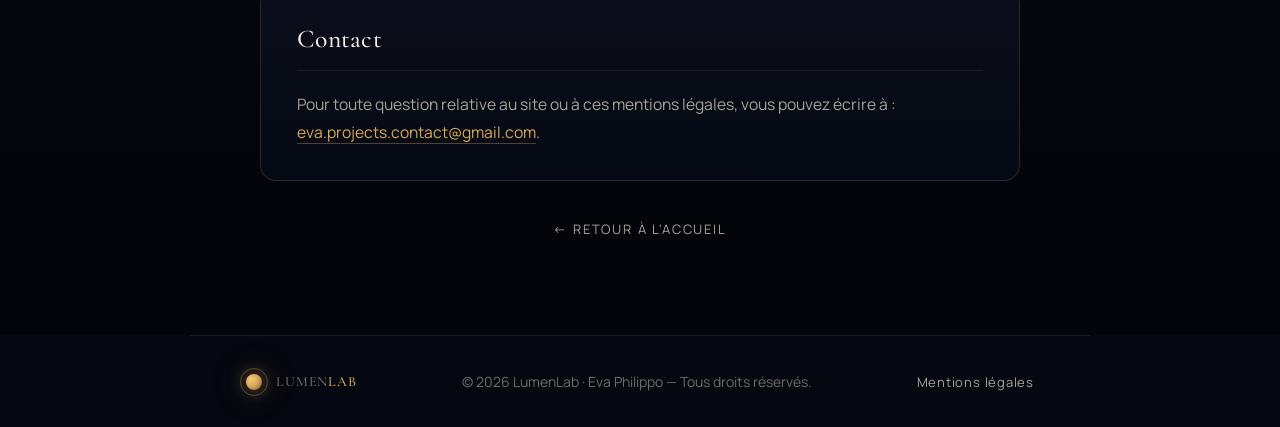
<file: mentions-legales.html>
<!doctype html>
<html lang="fr">
  <head>
    <meta charset="UTF-8" />
    <meta name="viewport" content="width=device-width, initial-scale=1.0" />

    <!-- ── SEO ──────────────────────────────────────── -->
    <title>Mentions légales — LumenLab</title>
    <meta
      name="description"
      content="Mentions légales et informations sur les données personnelles du site LumenLab (lumenforge.me), édité par Eva Philippo."
    />
    <meta name="author" content="Eva Philippo" />
    <meta name="robots" content="index, follow" />

    <!-- ── Favicon ──────────────────────────────────── -->
    <link rel="icon" type="image/png" href="assets/logo-lune.png" />

    <!-- ── Polices ──────────────────────────────────── -->
    <link rel="preconnect" href="https://fonts.googleapis.com" />
    <link rel="preconnect" href="https://fonts.gstatic.com" crossorigin />
    <link
      href="https://fonts.googleapis.com/css2?family=Cormorant+Garamond:ital,wght@0,300;0,400;0,500;0,600;1,300;1,400;1,500&family=Manrope:wght@300;400;500;600;700&display=optional"
      rel="stylesheet"
    />

    <!-- ── Styles (parallèle — pas de waterfall @import) ── -->
    <link rel="stylesheet" href="css/base/variables.css" />
    <link rel="stylesheet" href="css/base/reset.css" />
    <link rel="stylesheet" href="css/base/typography.css" />
    <link rel="stylesheet" href="css/layout/sections.css" />
    <link rel="stylesheet" href="css/layout/header.css" />
    <link rel="stylesheet" href="css/layout/footer.css" />
    <link rel="stylesheet" href="css/components/buttons.css" />
    <link rel="stylesheet" href="css/pages/legal.css" />
    <link rel="stylesheet" href="css/utilities/responsive.css" />
  </head>

  <body class="legal-page">
    <!-- Lien d'évitement pour lecteurs d'écran -->
    <a class="skip-link" href="#main">Aller au contenu principal</a>

    <!-- ════════════════════════════════════════════════
       HEADER — Navigation fixe
  ════════════════════════════════════════════════ -->
    <header>
      <nav class="nav" aria-label="Navigation principale">
        <a href="index.html#accueil" class="brand" aria-label="LumenLab — Accueil">
          <span class="brand-mark" aria-hidden="true"></span>
          <span class="brand-text">LUMEN<span class="lab">LAB</span></span>
        </a>
        <ul class="nav-links" role="list">
          <li><a href="index.html#accueil">ACCUEIL</a></li>
          <li><a href="index.html#vision">VISION</a></li>
          <li><a href="index.html#projets">PROJETS</a></li>
        </ul>
      </nav>
    </header>

    <!-- ════════════════════════════════════════════════
       MAIN
  ════════════════════════════════════════════════ -->
    <main id="main" class="stage">
      <div class="stars" aria-hidden="true"></div>

      <!-- ── Hero ─────────────────────────────────────── -->
      <section class="legal-hero" aria-labelledby="legal-title">
        <p class="legal-eyebrow">LumenLab · lumenforge.me</p>
        <h1 id="legal-title">Mentions légales</h1>
        <p class="legal-intro">
          Cette page vise à informer les visiteurs conformément aux obligations applicables aux
          sites édités en France et au Règlement général sur la protection des données (RGPD).
        </p>
        <p class="legal-updated">Dernière mise à jour : juillet 2026</p>
      </section>

      <!-- ── Contenu légal ────────────────────────────── -->
      <div class="legal-content">
        <!-- 01 · Éditeur -->
        <section class="legal-card" aria-labelledby="s-editeur">
          <h2 id="s-editeur" class="legal-section-title">Éditeur du site</h2>
          <dl class="legal-list">
            <dt>Éditrice</dt>
            <dd>Eva Philippo</dd>

            <dt>Statut</dt>
            <dd>Site édité à titre personnel, non commercial.</dd>

            <dt>Adresse postale</dt>
            <dd><dd>Non publiée publiquement pour préserver la vie privée de l’éditrice.</dd></dd>
<!-- 
            <dt>SIRET / SIREN</dt>
            <dd>
              Non applicable — le site est édité à titre personnel, sans activité professionnelle
              déclarée. [Numéro SIRET/SIREN à compléter si activité professionnelle déclarée]
            </dd> -->

            <dt>Contact</dt>
            <dd>
              <a href="mailto:eva.projects.contact@gmail.com">eva.projects.contact@gmail.com</a>
            </dd>

            <dt>Site concerné</dt>
            <dd>lumenforge.me — LumenLab</dd>
          </dl>
        </section>

        <!-- 02 · Directeur de la publication -->
        <section class="legal-card" aria-labelledby="s-publication">
          <h2 id="s-publication" class="legal-section-title">Directrice de la publication</h2>
          <p>
            La directrice de la publication du site est Eva Philippo, joignable à l'adresse
            <a href="mailto:eva.projects.contact@gmail.com">eva.projects.contact@gmail.com</a>.
          </p>
        </section>

        <!-- 03 · Hébergeur -->
        <section class="legal-card" aria-labelledby="s-hebergeur">
          <h2 id="s-hebergeur" class="legal-section-title">Hébergeur</h2>
          <p class="legal-note">
            Le site est hébergé sur GitHub Pages. Les informations
            ci-dessous correspondent à l'hébergeur GitHub.
          </p>
          <dl class="legal-list">
            <dt>Hébergeur</dt>
            <dd>GitHub, Inc.</dd>

            <dt>Adresse</dt>
            <dd>88 Colin P. Kelly Jr. Street, San Francisco, CA 94107, États-Unis</dd>

            <dt>Site</dt>
            <dd>
              <a href="https://pages.github.com" target="_blank" rel="noopener noreferrer"
                >pages.github.com</a
              >
            </dd>

          </dl>
        </section>

        <!-- 04 · Propriété intellectuelle -->
        <section class="legal-card" aria-labelledby="s-propriete">
          <h2 id="s-propriete" class="legal-section-title">Propriété intellectuelle</h2>
          <p>
            L'ensemble des éléments présents sur le site — textes,
            interfaces, logos, visuels, illustrations, ainsi que les projets et univers présentés
            (notamment AstraLumen, CelestIA, VA-Rebirth et TaskHelper) — sont la propriété exclusive
            d'Eva Philippo.
          </p>
          <p>
            Toute reproduction, représentation, modification ou exploitation, totale ou partielle,
            sans autorisation écrite préalable, est interdite et susceptible de constituer une
            contrefaçon.
          </p>
        </section>

        <!-- 05 · Données personnelles -->
        <section class="legal-card" aria-labelledby="s-donnees">
          <h2 id="s-donnees" class="legal-section-title">Données personnelles</h2>
          <p>
            Le site LumenLab est un site vitrine. À ce stade, il
            <strong>ne collecte aucune donnée personnelle via un formulaire</strong> et ne comporte
            ni compte utilisateur, ni espace de connexion.
          </p>
          <p>
            Si vous choisissez de contacter l'éditrice par email, les informations que vous
            transmettez (adresse email, nom éventuel et contenu de votre message) sont utilisées
            <strong>uniquement pour répondre à votre demande</strong>. Elles ne font l'objet
            d'aucune cession ni exploitation commerciale.
          </p>
          <dl class="legal-list">
            <dt>Responsable du traitement</dt>
            <dd>
              Eva Philippo —
              <a href="mailto:eva.projects.contact@gmail.com">eva.projects.contact@gmail.com</a>
            </dd>

            <dt>Finalité</dt>
            <dd>Répondre aux demandes reçues par email.</dd>

            <dt>Base légale</dt>
            <dd>Intérêt légitime ou consentement, selon le cas.</dd>

            <dt>Durée de conservation</dt>
            <dd>
              Le temps nécessaire au traitement de la demande, puis suppression ou archivage
              raisonnable.
            </dd>
          </dl>
          <p>
            Conformément au RGPD, vous disposez d'un droit d'accès, de rectification, d'effacement,
            d'opposition et de limitation du traitement de vos données. Vous pouvez exercer ces
            droits en écrivant à
            <a href="mailto:eva.projects.contact@gmail.com">eva.projects.contact@gmail.com</a>. Vous
            avez également le droit d'introduire une réclamation auprès de la Commission nationale de
            l'informatique et des libertés (CNIL) —
            <a href="https://www.cnil.fr" target="_blank" rel="noopener noreferrer">cnil.fr</a>.
          </p>
        </section>

        <!-- 06 · Cookies et ressources externes -->
        <section class="legal-card" aria-labelledby="s-cookies">
          <h2 id="s-cookies" class="legal-section-title">Cookies et ressources externes</h2>
          <p>
            À ce stade, le site <strong>n'utilise pas de cookies publicitaires ni d'outils de
            mesure d'audience</strong> (tels que Google Analytics, le Pixel Meta, une newsletter ou
            un formulaire). Si de tels outils venaient à être ajoutés, cette page serait mise à jour
            et, le cas échéant, votre consentement serait recueilli au préalable.
          </p>
          <p>
            Pour son affichage, le site charge certaines ressources externes techniquement
            nécessaires :
          </p>
          <ul class="legal-bullets">
            <li>
              <strong>Google Fonts</strong> (<span class="legal-mono"
                >fonts.googleapis.com / fonts.gstatic.com</span
              >) — pour les polices d'écriture ;
            </li>
            <li>
              <strong>jsDelivr</strong> (<span class="legal-mono">cdn.jsdelivr.net</span>) — pour la
              bibliothèque d'animation GSAP.
            </li>
          </ul>
          <p>
            Le chargement de ces ressources peut entraîner la transmission de l'adresse IP du
            visiteur aux services concernés, dont les serveurs peuvent être situés hors de l'Union
            européenne. Ces requêtes sont nécessaires au bon affichage du site et n'ont aucune
            finalité publicitaire ou de suivi.
          </p>
        </section>

        <!-- 07 · Responsabilité -->
        <section class="legal-card" aria-labelledby="s-responsabilite">
          <h2 id="s-responsabilite" class="legal-section-title">Responsabilité</h2>
          <p>
            L'éditrice s'efforce d'assurer l'exactitude des informations diffusées sur le site, sans
            pouvoir en garantir l'exhaustivité ou l'actualité permanente.
          </p>
          <p>
            Le site peut contenir des liens vers des sites externes. Ces sites échappant au contrôle
            de l'éditrice, celle-ci ne saurait être tenue responsable de leur contenu, de leur
            fonctionnement ou de l'usage qui en est fait.
          </p>
        </section>

        <!-- 08 · Contact -->
        <section class="legal-card" aria-labelledby="s-contact">
          <h2 id="s-contact" class="legal-section-title">Contact</h2>
          <p>
            Pour toute question relative au site ou à ces mentions légales, vous pouvez écrire à :
            <a href="mailto:eva.projects.contact@gmail.com">eva.projects.contact@gmail.com</a>.
          </p>
        </section>
      </div>

      <!-- ── Sortie de page ───────────────────────────── -->
      <div class="legal-return">
        <a href="index.html" class="legal-back">← Retour à l'accueil</a>
      </div>
    </main>

    <!-- ════════════════════════════════════════════════
       FOOTER
  ════════════════════════════════════════════════ -->
    <footer>
      <a href="index.html#accueil" class="footer-brand" aria-label="LumenLab — retour à l'accueil">
        <span class="brand-mark" aria-hidden="true"></span>
        <span class="brand-text footer-brand-text">LUMEN<span class="lab">LAB</span></span>
      </a>

      <p>© <span id="copyright-year"></span> LumenLab · Eva Philippo — Tous droits réservés.</p>

      <nav class="footer-links" aria-label="Liens légaux">
        <a href="mentions-legales.html" aria-current="page">Mentions légales</a>
      </nav>
    </footer>

    <!-- ── Scripts ──────────────────────────────────── -->
    <script type="module" src="js/legal.js"></script>
  </body>
</html>
</file>
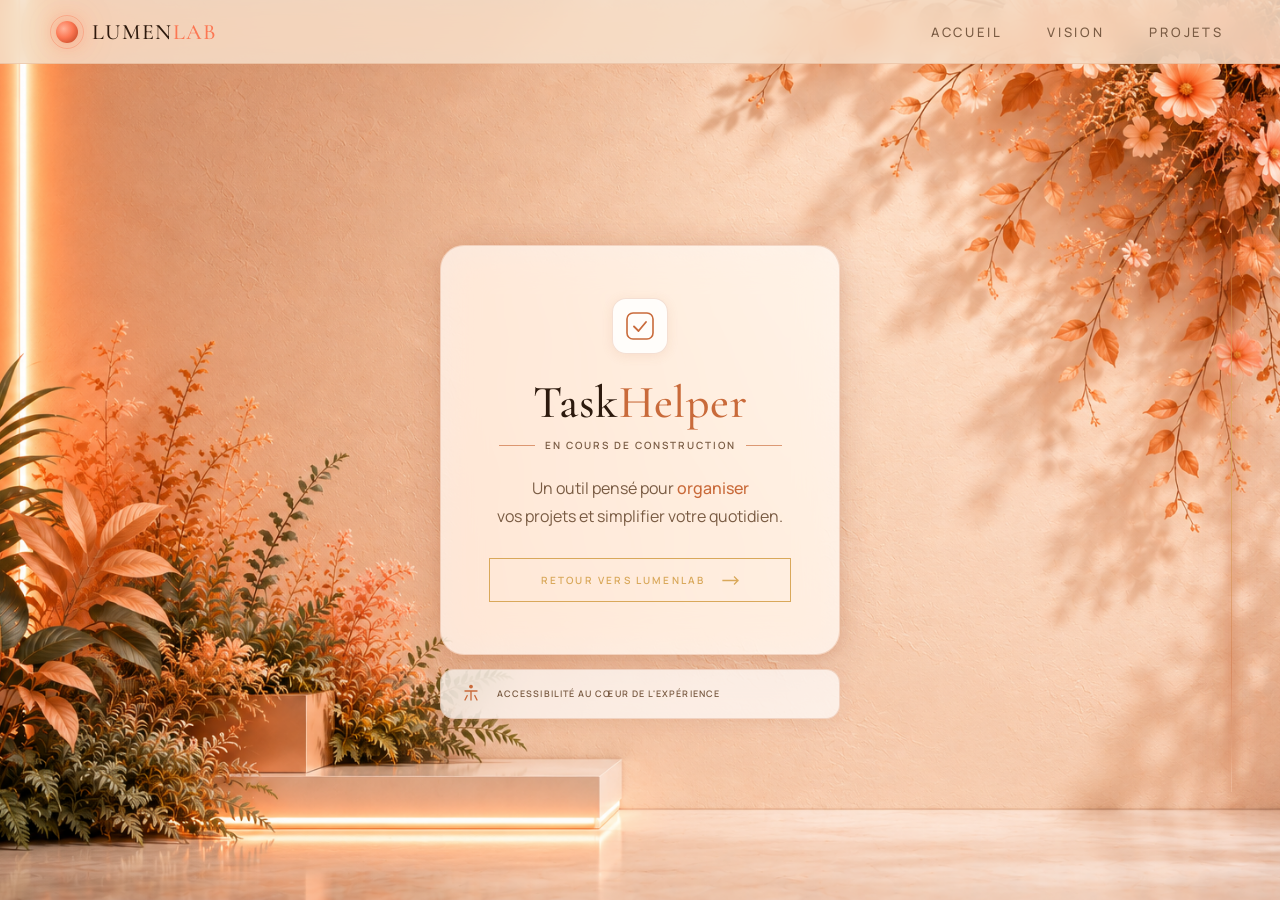
<file: taskhelper.html>
<!doctype html>
<html lang="fr">
  <head>
    <meta charset="UTF-8" />
    <meta name="viewport" content="width=device-width, initial-scale=1.0" />
    <title>TaskHelper — Un projet en cours de construction</title>
    <meta
      name="description"
      content="TaskHelper prend forme. Un outil pensé pour organiser vos projets et simplifier votre quotidien."
    />
    <meta name="robots" content="noindex, nofollow" />
    <link rel="preload" as="image" href="assets/bg-taskhelper.png" fetchpriority="high" />
    <link rel="icon" type="image/png" href="assets/logo-lune.png" />
    <link rel="preconnect" href="https://fonts.googleapis.com" />
    <link rel="preconnect" href="https://fonts.gstatic.com" crossorigin />
    <link
      href="https://fonts.googleapis.com/css2?family=Cormorant+Garamond:ital,wght@0,300;0,400;0,500;0,600;1,300;1,400;1,500&family=Manrope:wght@300;400;500;600;700&display=optional"
      rel="stylesheet"
    />
    <link rel="stylesheet" href="css/base/variables.css" />
    <link rel="stylesheet" href="css/components/navbar.css" />
    <link rel="stylesheet" href="css/pages/wip.css" />
    <link rel="stylesheet" href="css/pages/taskhelper.css" />
  </head>
  <body>
    <!-- Fond fixe -->
    <div class="bg" aria-hidden="true"></div>

    <!-- ════════════════════════════════════════════
       HEADER — Navigation LumenLab
  ════════════════════════════════════════════ -->
    <header>
      <a href="index.html" class="brand" aria-label="LumenLab — Retour à l'accueil">
        <span class="brand-mark" aria-hidden="true"></span>
        <span class="brand-text">LUMEN<span class="lab">LAB</span></span>
      </a>
      <nav aria-label="Navigation principale">
        <ul class="nav-links" role="list">
          <li><a href="index.html">ACCUEIL</a></li>
          <li><a href="index.html#vision">VISION</a></li>
          <li><a href="index.html#projets">PROJETS</a></li>
        </ul>
      </nav>
    </header>

    <!-- ════════════════════════════════════════════
       MAIN
  ════════════════════════════════════════════ -->
    <main>
      <div class="scene">
        <!-- Carte principale -->
        <article class="card">
          <div class="card-icon" aria-hidden="true">
            <svg
              width="28"
              height="28"
              viewBox="0 0 28 28"
              fill="none"
              xmlns="http://www.w3.org/2000/svg"
            >
              <rect
                x="1"
                y="1"
                width="26"
                height="26"
                rx="6"
                stroke="currentColor"
                stroke-width="1.6"
              />
              <path
                d="M8 14.5 L12.5 19 L20 10"
                stroke="currentColor"
                stroke-width="1.8"
                stroke-linecap="round"
                stroke-linejoin="round"
              />
            </svg>
          </div>

          <h1 class="card-title">Task<span class="helper">Helper</span></h1>
          <span class="card-tag">En cours de construction</span>

          <p class="card-desc">
            Un outil pensé pour <em>organiser</em><br />
            vos projets et simplifier votre quotidien.
          </p>

          <a href="index.html#projet-taskhelper" class="cta" aria-label="Retour à LumenLab">
            <span>Retour vers LumenLab</span>
            <svg width="18" height="9" viewBox="0 0 18 9" fill="none" aria-hidden="true">
              <path
                d="M1 4.5 H16 M12.5 1 L16 4.5 L12.5 8"
                stroke="currentColor"
                stroke-width="1.3"
                stroke-linecap="square"
              />
            </svg>
          </a>
        </article>

        <!-- Badge accessibilité -->
        <aside class="badge" aria-label="Accessibilité au cœur de l'expérience">
          <div class="badge-icon" aria-hidden="true">
            <svg viewBox="0 0 32 32" fill="none" xmlns="http://www.w3.org/2000/svg">
              <circle cx="16" cy="6" r="2.5" fill="currentColor" />
              <path
                d="M8 12h16M16 12v12M11 18l-3 6M21 18l3 6"
                stroke="currentColor"
                stroke-width="1.8"
                stroke-linecap="round"
                stroke-linejoin="round"
              />
            </svg>
          </div>
          <p class="badge-text">Accessibilité au cœur de l'expérience</p>
        </aside>
      </div>
    </main>
  </body>
</html>
</file>
<file: css/base/variables.css>
:root {
  --bg: #050810;
  --bg-2: #070b16;
  --graphite: #0e1220;
  --line: rgba(217, 168, 90, 0.18);
  --line-soft: rgba(241, 236, 225, 0.08);
  --gold: #d9a85a;
  --gold-hi: #f0c976;
  --gold-deep: #8b6a2f;
  --cyan: #5fd4d0;
  --cyan-soft: rgba(95, 212, 208, 0.45);
  --ink: #f1ece1;
  --ink-dim: #a8a496;
  --ink-mute: #6e6c63;
  --serif: 'Cormorant Garamond', 'Times New Roman', serif;
  --sans: 'Manrope', system-ui, sans-serif;
}
</file>
<file: css/base/typography.css>
/* Reserved — global typography rules (font stacks, fluid type scale) */
</file>
<file: css/layout/sections.css>
/* ─── SKIP LINK ─────────────────────────────────────── */
.skip-link {
  position: absolute;
  top: -100px;
  left: 24px;
  z-index: 100;
  padding: 12px 18px;
  background: var(--gold);
  color: #050810;
  font-size: 12px;
  letter-spacing: 0.18em;
  font-weight: 600;
  text-transform: uppercase;
  transition: top 0.25s ease;
}
.skip-link:focus {
  top: 24px;
}

/* ─── ATMOSPHERIC BACKGROUND ────────────────────────── */
.stage {
  position: relative;
  background:
    radial-gradient(1200px 700px at 70% -10%, rgba(217, 168, 90, 0.06), transparent 60%),
    radial-gradient(900px 600px at 10% 110%, rgba(95, 212, 208, 0.04), transparent 60%),
    linear-gradient(180deg, #03050b 0%, #050810 30%, #050810 70%, #03050b 100%);
}

.stars {
  position: absolute;
  inset: 0;
  pointer-events: none;
  opacity: 0.55;
  background-image:
    radial-gradient(1px 1px at 12% 18%, #fff, transparent 50%),
    radial-gradient(1px 1px at 22% 42%, #fff, transparent 50%),
    radial-gradient(1px 1px at 35% 8%, rgba(255, 255, 255, 0.6), transparent 50%),
    radial-gradient(1px 1px at 48% 30%, #fff, transparent 50%),
    radial-gradient(1px 1px at 63% 12%, rgba(255, 255, 255, 0.7), transparent 50%),
    radial-gradient(1.5px 1.5px at 78% 22%, #fff, transparent 50%),
    radial-gradient(1px 1px at 88% 6%, rgba(255, 255, 255, 0.5), transparent 50%),
    radial-gradient(1px 1px at 92% 38%, #fff, transparent 50%),
    radial-gradient(1px 1px at 6% 55%, rgba(255, 255, 255, 0.4), transparent 50%),
    radial-gradient(1px 1px at 30% 60%, rgba(255, 255, 255, 0.5), transparent 50%),
    radial-gradient(1px 1px at 55% 50%, rgba(255, 255, 255, 0.4), transparent 50%),
    radial-gradient(1px 1px at 72% 58%, rgba(255, 255, 255, 0.5), transparent 50%);
}

.grain {
  position: absolute;
  inset: 0;
  pointer-events: none;
  mix-blend-mode: overlay;
  opacity: 0.06;
  background-image: url("data:image/svg+xml;utf8,<svg xmlns='http://www.w3.org/2000/svg' width='240' height='240'><filter id='n'><feTurbulence type='fractalNoise' baseFrequency='0.9' numOctaves='2' stitchTiles='stitch'/><feColorMatrix values='0 0 0 0 1 0 0 0 0 1 0 0 0 0 1 0 0 0 0.6 0'/></filter><rect width='100%25' height='100%25' filter='url(%23n)'/></svg>");
}

/* ─── SECTION ATOMS ─────────────────────────────────── */
section {
  position: relative;
}

.section-eyebrow {
  font-family: var(--serif);
  letter-spacing: 0.5em;
  font-size: 16px;
  font-weight: 500;
  text-transform: uppercase;
  color: var(--ink);
  text-align: center;
}
.section-eyebrow::after {
  content: '';
  display: block;
  width: 38px;
  height: 1px;
  background: var(--gold);
  margin: 14px auto 0;
}
.section-sub {
  text-align: center;
  color: var(--ink-dim);
  font-size: 17px;
  letter-spacing: 0.05em;
  margin-top: 18px;
  font-weight: 300;
}

/* ─── ACCESSIBILITÉ ─────────────────────────────────── */
a:focus-visible,
button:focus-visible {
  outline: 2px solid var(--gold);
  outline-offset: 4px;
  border-radius: 2px;
}
.cta:focus-visible {
  outline-offset: 6px;
}
.nav-links a:focus-visible {
  outline-offset: 6px;
}
</file>
<file: css/layout/header.css>
header {
  position: fixed;
  top: 0;
  left: 0;
  right: 0;
  z-index: 50;
}

.nav {
  display: flex;
  align-items: center;
  justify-content: space-between;
  padding: 28px 56px;
  border-bottom: 1px solid transparent;
  transition:
    background 0.4s ease,
    backdrop-filter 0.4s ease,
    border-color 0.4s ease;
}
.nav.scrolled {
  background: rgba(5, 8, 16, 0.72);
  backdrop-filter: blur(14px) saturate(140%);
  -webkit-backdrop-filter: blur(14px) saturate(140%);
  border-bottom-color: var(--line-soft);
}

.brand {
  display: flex;
  align-items: center;
  gap: 14px;
}
.brand-mark {
  width: 22px;
  height: 22px;
  border-radius: 50%;
  background: radial-gradient(
    circle at 35% 35%,
    var(--gold-hi),
    var(--gold) 45%,
    var(--gold-deep) 85%
  );
  box-shadow:
    0 0 18px rgba(217, 168, 90, 0.6),
    0 0 40px rgba(217, 168, 90, 0.25);
  position: relative;
  flex-shrink: 0;
}
.brand-mark::after {
  content: '';
  position: absolute;
  inset: -6px;
  border-radius: 50%;
  border: 1px solid rgba(217, 168, 90, 0.35);
}
.brand-text {
  font-family: var(--serif);
  letter-spacing: 0.06em;
  font-size: 22px;
  font-weight: 500;
}
.brand-text .lab {
  color: var(--gold);
}

.nav-links {
  display: flex;
  gap: 44px;
  list-style: none;
  font-size: 13px;
  letter-spacing: 0.22em;
  font-weight: 500;
  color: var(--ink-dim);
}
.nav-links a {
  position: relative;
  padding: 6px 0;
  transition: color 0.3s;
}
.nav-links a:hover {
  color: var(--ink);
}
.nav-links a.active {
  color: var(--ink);
}
.nav-links a.active::after {
  content: '';
  position: absolute;
  left: 0;
  right: 0;
  bottom: -2px;
  height: 1px;
  background: var(--gold);
}
</file>
<file: css/layout/footer.css>
footer {
  border-top: 1px solid var(--line-soft);
  padding: 36px 56px;
  display: flex;
  align-items: center;
  justify-content: space-between;
  gap: 24px;
  color: var(--ink-mute);
  font-size: 14px;
}
.footer-brand {
  display: flex;
  align-items: center;
  gap: 14px;
}
.footer-social {
  display: flex;
  gap: 14px;
}
.footer-social a {
  width: 44px;
  height: 44px;
  border-radius: 50%;
  border: 1px solid var(--line-soft);
  display: grid;
  place-items: center;
  color: var(--ink-dim);
  transition:
    border-color 0.3s,
    color 0.3s;
}
.footer-social a:hover {
  border-color: var(--gold);
  color: var(--gold);
}

/* ─── Liens légaux ─────────────────────────────────── */
.footer-links {
  display: flex;
  gap: 18px;
}
.footer-links a {
  font-size: 13px;
  letter-spacing: 0.06em;
  color: var(--ink-dim);
  transition: color 0.3s;
}
.footer-links a:hover {
  color: var(--gold);
}
</file>
<file: css/components/buttons.css>
.cta {
  display: inline-flex;
  align-items: center;
  gap: 22px;
  padding: 18px 28px;
  border: 1px solid var(--gold);
  color: var(--gold);
  font-size: 13px;
  letter-spacing: 0.28em;
  font-weight: 600;
  text-transform: uppercase;
  background: transparent;
  cursor: pointer;
  position: relative;
  overflow: hidden;
  transition: color 0.5s ease;
}
.cta::before {
  content: '';
  position: absolute;
  inset: 0;
  background: var(--gold);
  transform: translateX(-101%);
  transition: transform 0.5s cubic-bezier(0.7, 0, 0.3, 1);
  z-index: 0;
}
.cta:hover {
  color: #050810;
}
.cta:hover::before {
  transform: translateX(0);
}
.cta span,
.cta svg {
  position: relative;
  z-index: 1;
}
.cta svg {
  transition: transform 0.4s ease;
}
.cta:hover svg {
  transform: translateX(6px);
}
</file>
<file: css/components/cards.css>
.project-grid {
  display: grid;
  grid-template-columns: repeat(3, 1fr);
  gap: 64px;
  margin-top: 80px;
  max-width: 1480px;
  margin-left: auto;
  margin-right: auto;
}

.project {
  position: relative;
  overflow: visible;
  transition: transform 0.6s cubic-bezier(0.2, 0.7, 0.2, 1);
}
.project:hover {
  transform: translateY(-6px);
}

.project-icon {
  width: 48px;
  height: 48px;
  border-radius: 50%;
  border: 1px solid var(--line);
  display: grid;
  place-items: center;
  background: rgba(217, 168, 90, 0.04);
  position: absolute;
  left: 18px;
  top: 18px;
  z-index: 3;
  backdrop-filter: blur(6px);
  -webkit-backdrop-filter: blur(6px);
}
.project-icon svg {
  width: 22px;
  height: 22px;
}

.project .visual {
  position: relative;
  aspect-ratio: 1.45;
  width: 100%;
  margin-bottom: 36px;
  overflow: hidden;
  -webkit-mask-image: radial-gradient(ellipse 92% 88% at 50% 48%, #000 55%, transparent 100%);
  mask-image: radial-gradient(ellipse 92% 88% at 50% 48%, #000 55%, transparent 100%);
}
.project .visual::after {
  content: '';
  position: absolute;
  left: 50%;
  bottom: 0;
  transform: translateX(-50%);
  width: 0;
  height: 1px;
  background: var(--gold);
  opacity: 0;
  transition:
    width 0.55s cubic-bezier(0.2, 0.7, 0.2, 1),
    opacity 0.4s;
}
.project:hover .visual::after,
.project:focus-within .visual::after {
  width: 42%;
  opacity: 0.7;
}

.project h3 {
  font-family: var(--serif);
  font-weight: 400;
  letter-spacing: 0.28em;
  font-size: 28px;
  margin: 0 0 18px;
  padding: 0 8px;
}
.project.astra h3 {
  color: var(--cyan);
}
.project.celest h3 {
  color: var(--gold);
}
.project.exp h3 {
  color: var(--ink);
}

.project p {
  color: var(--ink-dim);
  font-size: 16px;
  line-height: 1.75;
  font-weight: 300;
  margin: 0 0 32px;
  padding: 0 8px;
}

.project .link {
  display: inline-flex;
  align-items: center;
  gap: 16px;
  padding: 14px 22px;
  border: 1px solid var(--cyan);
  color: var(--cyan);
  font-size: 13px;
  letter-spacing: 0.26em;
  font-weight: 600;
  text-transform: uppercase;
  background: transparent;
  margin-left: 8px;
  position: relative;
  overflow: hidden;
  transition: color 0.5s ease;
}
.project .link::before {
  content: '';
  position: absolute;
  inset: 0;
  background: var(--cyan);
  transform: translateX(-101%);
  transition: transform 0.5s cubic-bezier(0.7, 0, 0.3, 1);
  z-index: 0;
}
.project .link:hover {
  color: #050810;
}
.project .link:hover::before {
  transform: translateX(0);
}
.project .link span,
.project .link svg {
  position: relative;
  z-index: 1;
}
.project .link svg {
  transition: transform 0.4s ease;
}
.project .link:hover svg {
  transform: translateX(6px);
}

.project.celest .link {
  border-color: var(--gold);
  color: var(--gold);
}
.project.celest .link::before {
  background: var(--gold);
}
.project.exp .link {
  border-color: var(--ink);
  color: var(--ink);
}
.project.exp .link::before {
  background: var(--ink);
}
</file>
<file: css/components/project-card.css>
/* Palette halo par univers */
.project.astra {
  --halo-rgb: 95, 212, 208;
}
.project.celest {
  --halo-rgb: 217, 168, 90;
}
.project.exp {
  --halo-rgb: 241, 236, 225;
}

.project {
  border: 1px solid transparent;
  transition:
    transform 0.6s cubic-bezier(0.2, 0.7, 0.2, 1),
    border-color 0.7s ease;
}

/* Lueur ambiante derrière la card */
.project::before {
  content: '';
  position: absolute;
  inset: -70px;
  border-radius: 50%;
  background: radial-gradient(
    ellipse 75% 65% at 50% 40%,
    rgba(var(--halo-rgb), 0.18) 0%,
    rgba(var(--halo-rgb), 0.06) 38%,
    transparent 68%
  );
  opacity: 0;
  pointer-events: none;
  z-index: -1;
  transition: opacity 0.8s cubic-bezier(0.2, 0.7, 0.2, 1);
}

/* Anneau halo pulsant */
.project::after {
  content: '';
  position: absolute;
  inset: -10px;
  border-radius: 6px;
  pointer-events: none;
  opacity: 0;
  transition: opacity 0.7s cubic-bezier(0.2, 0.7, 0.2, 1);
  animation: haloBreath 3.2s ease-in-out infinite;
}

.project:hover::before,
.project:focus-within::before {
  opacity: 1;
}
.project:hover::after,
.project:focus-within::after {
  opacity: 1;
}

/* Project visual backgrounds */
.lotus-scene {
  position: absolute;
  inset: 0;
  background-image: url('../../assets/astralumen-lotus.png');
  background-size: cover;
  background-position: center;
}
.net-scene {
  position: absolute;
  inset: 0;
  background-image: url('../../assets/celestia-network.png');
  background-size: cover;
  background-position: center;
}
.lab-scene {
  position: absolute;
  inset: 0;
  background: linear-gradient(180deg, #0a0d14, #04060a);
}
.lab-scene::after {
  content: '';
  position: absolute;
  inset: 0;
  background-image:
    linear-gradient(rgba(217, 168, 90, 0.06) 1px, transparent 1px),
    linear-gradient(90deg, rgba(217, 168, 90, 0.06) 1px, transparent 1px);
  background-size: 36px 36px;
  mask-image: radial-gradient(ellipse 70% 60% at 50% 70%, #000, transparent 80%);
  -webkit-mask-image: radial-gradient(ellipse 70% 60% at 50% 70%, #000, transparent 80%);
}
</file>
<file: css/components/project-galaxy.css>
/* ════════════════════════════════════════════════════════
   PROJECT GALAXY — Section carrousel galactique
   ════════════════════════════════════════════════════════ */

/* ─── SECTION ──────────────────────────────────────────── */
.projects-galaxy {
  padding: 140px 0 100px;
  overflow: hidden;
  display: flex;
  flex-direction: column;
  align-items: center;
}

/* ─── BACKGROUND GALACTIQUE ────────────────────────────── */
.galaxy-bg {
  position: absolute;
  inset: 0;
  pointer-events: none;
  overflow: hidden;
  z-index: 0;
}

.gx-star {
  position: absolute;
  border-radius: 50%;
  background: #ffffff;
  animation: gxTwinkle var(--star-dur, 3s) ease-in-out infinite alternate;
}

.galaxy-orbits {
  position: absolute;
  width: 100%;
  height: 100%;
  top: 0;
  left: 0;
  opacity: 0;
  transition: opacity 1.2s ease;
}
.galaxy-orbits.visible {
  opacity: 1;
}

/* ─── EN-TÊTE SECTION ──────────────────────────────────── */
.galaxy-header {
  position: relative;
  z-index: 2;
  text-align: center;
  margin-bottom: 52px;
}

/* ─── WRAPPER CARROUSEL ────────────────────────────────── */
.galaxy-carousel-wrapper {
  position: relative;
  width: 100%;
  z-index: 2;
  display: flex;
  flex-direction: column;
  align-items: center;
}

/* Glow central réactif à l'univers actif */
.galaxy-carousel-wrapper::before {
  content: '';
  position: absolute;
  bottom: 96px;
  left: 50%;
  transform: translateX(-50%);
  width: 500px;
  height: 110px;
  border-radius: 50%;
  filter: blur(34px);
  pointer-events: none;
  z-index: 0;
  background: radial-gradient(ellipse, rgba(217, 168, 90, 0.10) 0%, transparent 70%);
  transition: background 0.7s ease;
}

.projects-galaxy[data-accent='astra'] .galaxy-carousel-wrapper::before {
  background: radial-gradient(ellipse, rgba(95, 212, 208, 0.12) 0%, transparent 70%);
}
.projects-galaxy[data-accent='gold'] .galaxy-carousel-wrapper::before {
  background: radial-gradient(ellipse, rgba(217, 168, 90, 0.12) 0%, transparent 70%);
}
.projects-galaxy[data-accent='blue'] .galaxy-carousel-wrapper::before {
  background: radial-gradient(ellipse, rgba(138, 179, 232, 0.11) 0%, transparent 70%);
}
.projects-galaxy[data-accent='neutral'] .galaxy-carousel-wrapper::before {
  background: radial-gradient(ellipse, rgba(197, 191, 176, 0.08) 0%, transparent 70%);
}

/* ─── PISTE CARROUSEL ──────────────────────────────────── */
.galaxy-carousel {
  position: relative;
  width: 100%;
  height: 500px;
  perspective: 1400px;
  cursor: grab;
  z-index: 1;
}
.galaxy-carousel.is-dragging {
  cursor: grabbing;
}

/* ════════════════════════════════════════════════════════
   GALAXY CARD
   ════════════════════════════════════════════════════════ */
.galaxy-card {
  position: absolute;
  top: 0;
  left: 50%;
  margin-left: -170px;
  width: 340px;
  height: 480px;
  display: flex;
  flex-direction: column;
  background: rgba(9, 12, 22, 0.94);
  border: 1px solid rgba(217, 168, 90, 0.11);
  border-radius: 12px;
  overflow: hidden;
  transform-origin: center center;
  will-change: transform, opacity;
  transition: border-color 0.55s ease;
  outline: none;
  cursor: pointer;
  user-select: none;
}

/* Focus clavier */
.galaxy-card:focus-visible {
  outline: 2px solid var(--gc-accent, var(--gold));
  outline-offset: 4px;
}

/* ─── Accents par univers ──────────────────────────────── */
.galaxy-card.g-astra  { --gc-accent: #5fd4d0; --gc-accent-rgb: 95, 212, 208; }
.galaxy-card.g-gold   { --gc-accent: #d9a85a; --gc-accent-rgb: 217, 168, 90; }
.galaxy-card.g-blue   { --gc-accent: #8ab3e8; --gc-accent-rgb: 138, 179, 232; }
.galaxy-card.g-neutral { --gc-accent: #c5bfb0; --gc-accent-rgb: 197, 191, 176; }

/* ─── Carte active ─────────────────────────────────────── */
.galaxy-card.g-astra.is-active {
  border-color: rgba(95, 212, 208, 0.32);
  box-shadow:
    0 0 0 1px rgba(95, 212, 208, 0.07),
    0 8px 40px rgba(95, 212, 208, 0.09),
    0 24px 80px rgba(0, 0, 0, 0.6);
}
.galaxy-card.g-gold.is-active {
  border-color: rgba(217, 168, 90, 0.32);
  box-shadow:
    0 0 0 1px rgba(217, 168, 90, 0.07),
    0 8px 40px rgba(217, 168, 90, 0.09),
    0 24px 80px rgba(0, 0, 0, 0.6);
}
.galaxy-card.g-blue.is-active {
  border-color: rgba(138, 179, 232, 0.30);
  box-shadow:
    0 0 0 1px rgba(138, 179, 232, 0.06),
    0 8px 40px rgba(138, 179, 232, 0.08),
    0 24px 80px rgba(0, 0, 0, 0.6);
}
.galaxy-card.g-neutral.is-active {
  border-color: rgba(197, 191, 176, 0.22);
  box-shadow:
    0 0 0 1px rgba(197, 191, 176, 0.05),
    0 8px 40px rgba(197, 191, 176, 0.07),
    0 24px 80px rgba(0, 0, 0, 0.6);
}

/* ─── Zone visuelle ────────────────────────────────────── */
.gc-visual {
  position: relative;
  height: 200px;
  flex-shrink: 0;
  overflow: hidden;
}

/* Fondu en bas du visuel */
.gc-visual-fade {
  position: absolute;
  bottom: 0;
  left: 0;
  right: 0;
  height: 64px;
  background: linear-gradient(to bottom, transparent, rgba(9, 12, 22, 0.94));
  pointer-events: none;
  z-index: 2;
}

/* Léger zoom sur image active */
.galaxy-card.is-active .lotus-scene,
.galaxy-card.is-active .net-scene {
  animation: gxImgBreathe 9s ease-in-out infinite alternate;
}

/* ─── Scènes visuelles ─────────────────────────────────── */

/* AstraLumen — réutilise les styles de project-card.css */
.galaxy-card .lotus-scene {
  position: absolute;
  inset: 0;
  background-image: url('../../assets/astralumen-lotus.png');
  background-size: 104%;
  background-position: center;
}
/* CelestIA */
.galaxy-card .net-scene {
  position: absolute;
  inset: 0;
  background-image: url('../../assets/celestia-network.png');
  background-size: 104%;
  background-position: center;
}
/* Autres projets */
.galaxy-card .lab-scene {
  position: absolute;
  inset: 0;
  background: linear-gradient(180deg, #0a0d14, #04060a);
}
.galaxy-card .lab-scene::after {
  content: '';
  position: absolute;
  inset: 0;
  background-image:
    linear-gradient(rgba(217, 168, 90, 0.06) 1px, transparent 1px),
    linear-gradient(90deg, rgba(217, 168, 90, 0.06) 1px, transparent 1px);
  background-size: 36px 36px;
  mask-image: radial-gradient(ellipse 70% 60% at 50% 70%, #000, transparent 80%);
  -webkit-mask-image: radial-gradient(ellipse 70% 60% at 50% 70%, #000, transparent 80%);
}

/* VA-Rebirth — image carrée, affichée en entier sur fond spatial */
.galaxy-card .rebirth-scene {
  position: absolute;
  inset: 0;
  background-color: #060814;
  background-image:
    radial-gradient(ellipse at 50% 44%, rgba(18, 22, 64, 0.9) 0%, rgba(6, 8, 20, 0) 60%),
    url('../../assets/va-rebirth.png');
  background-repeat: no-repeat, no-repeat;
  background-size: cover, contain;
  background-position: center, center;
}

/* À venir — nébuleuse ivoire */
.nebula-scene {
  position: absolute;
  inset: 0;
  background: radial-gradient(ellipse at 50% 50%, #0d0d1e 0%, #05050c 100%);
}
.nebula-scene::before {
  content: '';
  position: absolute;
  inset: 0;
  background:
    radial-gradient(ellipse 52% 34% at 50% 48%, rgba(241, 236, 225, 0.09) 0%, transparent 68%),
    radial-gradient(ellipse 26% 20% at 28% 68%, rgba(217, 168, 90, 0.06) 0%, transparent 60%),
    radial-gradient(ellipse 22% 28% at 74% 30%, rgba(95, 212, 208, 0.05) 0%, transparent 60%);
  animation: gxNebulaBreath 7s ease-in-out infinite alternate;
}
.nebula-scene::after {
  content: '';
  position: absolute;
  inset: 0;
  background-image:
    radial-gradient(1px 1px at 20% 30%, rgba(241,236,225,0.4), transparent),
    radial-gradient(1px 1px at 60% 20%, rgba(241,236,225,0.3), transparent),
    radial-gradient(1px 1px at 80% 55%, rgba(241,236,225,0.35), transparent),
    radial-gradient(1px 1px at 40% 72%, rgba(241,236,225,0.25), transparent),
    radial-gradient(1px 1px at 70% 80%, rgba(241,236,225,0.3), transparent);
}

/* ─── Contenu card ─────────────────────────────────────── */
.gc-body {
  flex: 1;
  padding: 20px 22px 24px;
  display: flex;
  flex-direction: column;
  overflow: hidden;
}

.gc-meta {
  display: flex;
  align-items: center;
  gap: 9px;
  margin-bottom: 14px;
  flex-shrink: 0;
}

.gc-icon {
  width: 30px;
  height: 30px;
  border-radius: 50%;
  border: 1px solid rgba(var(--gc-accent-rgb, 217, 168, 90), 0.22);
  background: rgba(var(--gc-accent-rgb, 217, 168, 90), 0.05);
  display: grid;
  place-items: center;
  flex-shrink: 0;
}
.gc-icon svg {
  width: 14px;
  height: 14px;
}

.gc-category {
  font-size: 9px;
  letter-spacing: 0.20em;
  text-transform: uppercase;
  color: var(--gc-accent, var(--gold));
  font-weight: 600;
  font-family: var(--sans);
}

.gc-status-badge {
  margin-left: auto;
  font-size: 8px;
  letter-spacing: 0.14em;
  text-transform: uppercase;
  font-weight: 500;
  color: var(--ink-mute);
  font-family: var(--sans);
  padding: 3px 8px;
  border: 1px solid rgba(255, 255, 255, 0.07);
  border-radius: 20px;
  white-space: nowrap;
  flex-shrink: 0;
}

.gc-title {
  font-family: var(--serif);
  font-weight: 400;
  font-size: 22px;
  letter-spacing: 0.18em;
  color: var(--gc-accent, var(--gold));
  margin: 0 0 5px;
  text-transform: uppercase;
  flex-shrink: 0;
  line-height: 1.2;
}

.gc-subtitle {
  font-size: 10px;
  letter-spacing: 0.16em;
  text-transform: uppercase;
  color: var(--ink-mute);
  font-weight: 500;
  margin: 0 0 14px;
  font-family: var(--sans);
  flex-shrink: 0;
}

.gc-desc {
  font-size: 13.5px;
  line-height: 1.72;
  color: var(--ink-dim);
  font-weight: 300;
  margin: 0 0 20px;
  flex: 1;
  display: -webkit-box;
  -webkit-line-clamp: 4;
  -webkit-box-orient: vertical;
  overflow: hidden;
}

.gc-footer {
  display: flex;
  align-items: center;
  min-height: 24px;
  flex-shrink: 0;
}

/* Points décoratifs pour les cards sans CTA */
.gc-footer--dots::after {
  content: '· · ·';
  color: var(--ink-mute);
  letter-spacing: 0.45em;
  font-size: 13px;
  opacity: 0;
  transition: opacity 0.4s ease;
}
.galaxy-card.is-active .gc-footer--dots::after {
  opacity: 1;
}

/* ─── CTA link ─────────────────────────────────────────── */
.gc-cta {
  display: inline-flex;
  align-items: center;
  gap: 10px;
  font-size: 10px;
  letter-spacing: 0.22em;
  font-weight: 600;
  text-transform: uppercase;
  color: var(--gc-accent, var(--gold));
  border-bottom: 1px solid var(--gc-accent, var(--gold));
  padding-bottom: 3px;
  font-family: var(--sans);
  cursor: pointer;
  opacity: 0;
  pointer-events: none;
  transition:
    opacity 0.4s ease,
    gap 0.3s ease;
}
.gc-cta svg {
  transition: transform 0.3s ease;
  flex-shrink: 0;
}
.galaxy-card.is-active .gc-cta {
  opacity: 1;
  pointer-events: auto;
}
.galaxy-card.is-active .gc-cta:hover {
  gap: 14px;
}
.galaxy-card.is-active .gc-cta:hover svg {
  transform: translateX(3px);
}
.gc-cta:focus-visible {
  outline: 2px solid var(--gc-accent, var(--gold));
  outline-offset: 4px;
  border-radius: 2px;
}

/* ════════════════════════════════════════════════════════
   CONTRÔLES
   ════════════════════════════════════════════════════════ */
.galaxy-controls {
  display: flex;
  align-items: center;
  gap: 24px;
  margin-top: 36px;
  position: relative;
  z-index: 3;
}

.galaxy-btn {
  width: 42px;
  height: 42px;
  border-radius: 50%;
  border: 1px solid var(--line);
  background: rgba(12, 16, 28, 0.7);
  backdrop-filter: blur(8px);
  -webkit-backdrop-filter: blur(8px);
  color: var(--ink-dim);
  display: grid;
  place-items: center;
  cursor: pointer;
  transition:
    border-color 0.3s ease,
    color 0.3s ease,
    transform 0.25s ease;
}
.galaxy-btn:hover {
  border-color: var(--gold);
  color: var(--gold);
  transform: scale(1.1);
}
.galaxy-btn:focus-visible {
  outline: 2px solid var(--gold);
  outline-offset: 3px;
}
.galaxy-btn:active {
  transform: scale(0.96);
}

.galaxy-pagination {
  display: flex;
  align-items: baseline;
  gap: 6px;
  font-family: var(--sans);
  font-size: 13px;
  letter-spacing: 0.10em;
  color: var(--ink-dim);
  min-width: 54px;
  justify-content: center;
}

.gx-current {
  color: var(--gold);
  font-weight: 600;
  font-size: 15px;
  letter-spacing: 0.05em;
  transition: color 0.3s ease;
}

.gx-sep {
  color: var(--ink-mute);
  font-size: 11px;
}

/* ─── Hint ─────────────────────────────────────────────── */
.galaxy-hint {
  font-family: var(--sans);
  font-size: 9px;
  letter-spacing: 0.26em;
  text-transform: uppercase;
  color: var(--ink-mute);
  margin-top: 18px;
  display: flex;
  align-items: center;
  gap: 10px;
  opacity: 0.65;
  pointer-events: none;
}
.galaxy-hint::before,
.galaxy-hint::after {
  content: '';
  display: block;
  width: 22px;
  height: 1px;
  background: currentColor;
  opacity: 0.5;
}

/* ════════════════════════════════════════════════════════
   KEYFRAMES
   ════════════════════════════════════════════════════════ */
@keyframes gxTwinkle {
  from { opacity: var(--star-opacity, 0.3); }
  to   { opacity: calc(var(--star-opacity, 0.3) * 0.25); }
}

@keyframes gxNebulaBreath {
  from { opacity: 0.7; transform: scale(1); }
  to   { opacity: 1;   transform: scale(1.05); }
}

@keyframes gxImgBreathe {
  from { background-size: 104%; }
  to   { background-size: 110%; }
}

/* ════════════════════════════════════════════════════════
   RESPONSIVE
   ════════════════════════════════════════════════════════ */

/* Tablette */
@media (min-width: 768px) and (max-width: 1199px) {
  .galaxy-card {
    width: 300px;
    margin-left: -150px;
    height: 460px;
  }
  .gc-visual { height: 180px; }
  .gc-title { font-size: 20px; }
}

/* Grand desktop */
@media (min-width: 1400px) {
  .galaxy-card {
    width: 360px;
    margin-left: -180px;
    height: 500px;
  }
  .gc-visual { height: 218px; }
  .gc-title  { font-size: 24px; }
  .gc-desc   { font-size: 14px; }
  .galaxy-carousel { height: 525px; }
}

/* Mobile */
@media (max-width: 767px) {
  .projects-galaxy {
    padding: 80px 0 64px;
  }
  .galaxy-header {
    margin-bottom: 36px;
    padding: 0 24px;
  }
  .galaxy-carousel {
    height: 520px;
    perspective: none;
  }
  .galaxy-card {
    width: min(84vw, 300px);
    margin-left: calc(min(84vw, 300px) / -2);
    height: 460px;
  }
  .gc-visual { height: 176px; }
  .gc-title  { font-size: 20px; }
  .gc-desc   { font-size: 13px; }
  .gc-body   { padding: 18px 18px 20px; }
  .galaxy-carousel-wrapper::before { display: none; }
  .galaxy-orbits { display: none; }
}

/* Petits mobiles */
@media (max-width: 380px) {
  .galaxy-card {
    width: min(88vw, 300px);
    margin-left: calc(min(88vw, 300px) / -2);
    height: 480px;
  }
}

/* ─── REDUCED MOTION ───────────────────────────────────── */
@media (prefers-reduced-motion: reduce) {
  .nebula-scene::before,
  .galaxy-card.is-active .lotus-scene,
  .galaxy-card.is-active .net-scene,
  .gx-star {
    animation: none !important;
  }
  .galaxy-carousel-wrapper::before,
  .galaxy-card,
  .galaxy-btn,
  .gc-cta,
  .gx-current {
    transition: none !important;
  }
}
</file>
<file: css/components/badges.css>
.orbit-label {
  position: absolute;
  display: flex;
  align-items: center;
  gap: 12px;
  transform: translateY(-50%);
  white-space: nowrap;
  z-index: 1;
}

.orbit-label.technologie {
  top: 17%;
  left: 53%;
}
.orbit-label.conscience {
  top: 44%;
  left: 49%;
}
.orbit-label.creativite {
  top: 65%;
  left: 50%;
}

.orbit-label .leader {
  width: clamp(40px, 7%, 80px);
  height: 1px;
  background: currentColor;
  opacity: 0.55;
  flex-shrink: 0;
}
.orbit-label .dot {
  width: 6px;
  height: 6px;
  border-radius: 50%;
  background: currentColor;
  flex: none;
  animation: dotGlow 2.4s ease-in-out infinite;
}
.orbit-label .text {
  display: flex;
  flex-direction: column;
  gap: 3px;
}
.orbit-label .title {
  font-size: 12px;
  letter-spacing: 0.28em;
  font-weight: 600;
  text-transform: uppercase;
  color: var(--ink);
}
.orbit-label.cyan .title {
  color: var(--cyan);
}
.orbit-label .sub {
  font-size: 12px;
  color: var(--ink-dim);
  font-weight: 300;
}
.orbit-label.gold {
  color: var(--gold);
}
.orbit-label.cyan {
  color: var(--cyan);
}

/* ─── ORBIT PILLARS (mobile) ─────────────────────────── */
.orbit-pillars {
  display: none;
  list-style: none;
}
.orbit-pillar {
  display: flex;
  align-items: center;
  gap: 16px;
}
.pillar-dot {
  width: 8px;
  height: 8px;
  border-radius: 50%;
  flex-shrink: 0;
}
.pillar-dot.gold {
  background: var(--gold);
  box-shadow: 0 0 8px var(--gold);
}
.pillar-dot.cyan {
  background: var(--cyan);
  box-shadow: 0 0 8px var(--cyan);
}
.pillar-content {
  display: flex;
  flex-direction: column;
  gap: 2px;
}
.pillar-title {
  font-size: 12px;
  letter-spacing: 0.28em;
  font-weight: 600;
  text-transform: uppercase;
  color: var(--ink);
}
.pillar-sub {
  font-size: 13px;
  color: var(--ink-dim);
  font-weight: 300;
}
</file>
<file: css/components/leave-modal.css>
/* ════════════════════════════════════════════════════════
   Interstitiel de sortie — « Caro » avant de quitter
   LumenLab pour un univers externe (AstraLumen, VA-Rebirth).
   ════════════════════════════════════════════════════════ */

.leave-modal {
  position: fixed;
  inset: 0;
  z-index: 1000;
  display: flex;
  align-items: center;
  justify-content: center;
  padding: 24px;
  opacity: 0;
  visibility: hidden;
  pointer-events: none;
  transition:
    opacity 0.35s ease,
    visibility 0s linear 0.35s;
}
.leave-modal.is-open {
  opacity: 1;
  visibility: visible;
  pointer-events: auto;
  transition:
    opacity 0.35s ease,
    visibility 0s;
}

.leave-backdrop {
  position: absolute;
  inset: 0;
  background: rgba(3, 5, 10, 0.72);
  backdrop-filter: blur(6px);
  -webkit-backdrop-filter: blur(6px);
}

/* ─── Panneau ─────────────────────────────────────────── */
.leave-dialog {
  position: relative;
  display: flex;
  gap: 22px;
  align-items: flex-start;
  max-width: 520px;
  width: 100%;
  padding: 28px 30px;
  background: linear-gradient(160deg, var(--graphite) 0%, var(--bg-2) 100%);
  border: 1px solid var(--line);
  border-radius: 16px;
  box-shadow:
    0 30px 80px -30px rgba(0, 0, 0, 0.8),
    0 0 0 1px rgba(217, 168, 90, 0.05),
    inset 0 1px 0 rgba(241, 236, 225, 0.04);
  transform: translateY(14px) scale(0.98);
  transition: transform 0.4s cubic-bezier(0.16, 1, 0.3, 1);
}
.leave-modal.is-open .leave-dialog {
  transform: translateY(0) scale(1);
}

/* ─── Avatar gardien·ne ─────────────────────────────────────── */
.leave-avatar {
  flex-shrink: 0;
  width: 66px;
  height: 66px;
  margin: 2px 0 0;
  border-radius: 50%;
  padding: 2px;
  background: linear-gradient(150deg, var(--gold-hi), var(--gold-deep));
}
.leave-avatar img {
  width: 100%;
  height: 100%;
  object-fit: cover;
  border-radius: 50%;
  display: block;
  border: 2px solid var(--graphite);
}

/* ─── Texte ───────────────────────────────────────────── */
.leave-body {
  flex: 1;
  min-width: 0;
}
.leave-label {
  font-family: var(--sans);
  font-size: 11px;
  letter-spacing: 0.24em;
  text-transform: uppercase;
  font-weight: 600;
  color: var(--gold-hi);
  margin: 4px 0 12px;
}
.leave-message {
  font-family: var(--serif);
  font-size: 21px;
  line-height: 1.4;
  color: var(--ink);
  margin: 0 0 22px;
}
.leave-message em {
  font-style: italic;
  color: var(--gold-hi);
}

/* ─── Actions ─────────────────────────────────────────── */
.leave-actions {
  display: flex;
  gap: 12px;
  flex-wrap: wrap;
}
.leave-btn {
  display: inline-flex;
  align-items: center;
  gap: 9px;
  padding: 12px 20px;
  font-family: var(--sans);
  font-size: 11px;
  letter-spacing: 0.16em;
  text-transform: uppercase;
  font-weight: 600;
  border-radius: 8px;
  cursor: pointer;
  transition:
    background 0.35s ease,
    color 0.35s ease,
    border-color 0.35s ease,
    gap 0.3s ease;
}
.leave-btn svg {
  flex-shrink: 0;
  transition: transform 0.3s ease;
}

.leave-stay {
  background: transparent;
  border: 1px solid var(--line);
  color: var(--ink-dim);
}
.leave-stay:hover {
  border-color: rgba(241, 236, 225, 0.28);
  color: var(--ink);
}

.leave-continue {
  position: relative;
  overflow: hidden;
  background: transparent;
  border: 1px solid var(--gold);
  color: var(--gold-hi);
}
.leave-continue::before {
  content: '';
  position: absolute;
  inset: 0;
  z-index: 0;
  background: linear-gradient(150deg, var(--gold-hi), var(--gold));
  transform: translateX(-101%);
  transition: transform 0.5s cubic-bezier(0.7, 0, 0.3, 1);
}
.leave-continue span,
.leave-continue svg {
  position: relative;
  z-index: 1;
}
.leave-continue:hover {
  color: #050810;
}
.leave-continue:hover::before {
  transform: translateX(0);
}
.leave-continue:hover svg {
  transform: translateX(3px);
}

.leave-btn:focus-visible {
  outline: 2px solid var(--gold-hi);
  outline-offset: 3px;
}

/* ─── Responsive ──────────────────────────────────────── */
@media (max-width: 520px) {
  .leave-dialog {
    flex-direction: column;
    gap: 16px;
    padding: 24px 22px;
    text-align: center;
    align-items: center;
  }
  .leave-message {
    font-size: 19px;
  }
  .leave-actions {
    justify-content: center;
  }
}

/* ─── Reduced motion ──────────────────────────────────── */
@media (prefers-reduced-motion: reduce) {
  .leave-modal,
  .leave-dialog,
  .leave-btn,
  .leave-btn svg,
  .leave-continue::before {
    transition-duration: 0.01ms;
  }
  .leave-modal.is-open .leave-dialog {
    transform: none;
  }
}
</file>
<file: css/pages/home.css>
/* ─── PROJECTS SECTION ──────────────────────────────── */
.projects {
  padding: 160px 56px 120px;
}

/* ─── HERO ──────────────────────────────────────────── */
.hero {
  position: relative;
  min-height: 100vh;
  display: grid;
  grid-template-columns: minmax(440px, 1fr) 1.35fr;
  align-items: center;
  padding: 140px 56px 80px;
  gap: 48px;
  overflow: hidden;
  background: #03050b;
}

.hero-image {
  position: absolute;
  inset: 0;
  z-index: 0;
  background-image: url('../../assets/hero.jpg');
  background-size: cover;
  background-position: center;
  background-repeat: no-repeat;
}
.hero-image::after {
  content: '';
  position: absolute;
  inset: 0;
  background:
    linear-gradient(90deg, rgba(3, 5, 11, 0.45) 0%, rgba(3, 5, 11, 0.15) 18%, transparent 38%),
    linear-gradient(180deg, rgba(3, 5, 11, 0.45) 0%, transparent 18%, transparent 78%, #03050b 100%);
}

.hero-scene {
  position: absolute;
  inset: 0;
  z-index: 2;
  pointer-events: none;
}

.ray {
  position: absolute;
  left: 79px;
  top: 62px;
  width: 1px;
  height: 600px;
  background: linear-gradient(180deg, rgba(217, 168, 90, 0.55), transparent);
  transform-origin: top left;
  pointer-events: none;
  z-index: 2;
}
.ray.r1 {
  transform: rotate(34deg);
}
.ray.r2 {
  transform: rotate(58deg);
}
.ray.r3 {
  transform: rotate(78deg);
}

.hero-text {
  position: relative;
  z-index: 3;
  max-width: 640px;
  padding-right: 24px;
}
.eyebrow {
  font-size: 14px;
  letter-spacing: 0.36em;
  color: var(--gold);
  text-transform: uppercase;
  font-weight: 500;
  display: inline-flex;
  align-items: center;
  gap: 14px;
  margin-bottom: 36px;
}
.eyebrow::before {
  content: '';
  width: 32px;
  height: 1px;
  background: var(--gold);
  opacity: 0.6;
  flex-shrink: 0;
}
.hero h1 {
  font-family: var(--serif);
  font-weight: 400;
  font-size: clamp(64px, 9vw, 132px);
  line-height: 0.95;
  letter-spacing: -0.01em;
  margin: 0 0 32px;
}
.hero h1 .lumen {
  color: var(--ink);
}
.hero h1 .lab {
  background: linear-gradient(180deg, var(--gold-hi) 0%, var(--gold) 50%, var(--gold-deep) 100%);
  -webkit-background-clip: text;
  background-clip: text;
  -webkit-text-fill-color: transparent;
  font-style: italic;
  display: inline-block;
  padding-right: 0.08em;
  margin-right: -0.04em;
}
.lede {
  font-size: 22px;
  line-height: 1.65;
  color: var(--ink-dim);
  max-width: 480px;
  margin: 0 0 48px;
  font-weight: 300;
}

.scroll-ind {
  position: absolute;
  left: 56px;
  bottom: 48px;
  display: flex;
  align-items: center;
  gap: 14px;
  z-index: 3;
}
.scroll-ind .line {
  width: 1px;
  height: 54px;
  background: linear-gradient(180deg, var(--gold), transparent);
  position: relative;
  overflow: hidden;
}
.scroll-ind .line::after {
  content: '';
  position: absolute;
  left: 0;
  right: 0;
  top: -20px;
  height: 20px;
  background: var(--gold-hi);
  animation: scrollDot 2.6s ease-in-out infinite;
}
.scroll-ind small {
  font-size: 13px;
  letter-spacing: 0.36em;
  color: var(--ink-dim);
  text-transform: uppercase;
}

/* ─── VISION ────────────────────────────────────────── */
.vision-section::before {
  content: '';
  position: absolute;
  inset: 0;
  background: url('../../assets/bg-div-vision.png') center / cover no-repeat;
  opacity: 0.75;
  pointer-events: none;
  z-index: 0;
}
.vision {
  display: grid;
  grid-template-columns: 1fr 1.1fr;
  gap: 80px;
  align-items: center;
  max-width: 1480px;
  padding: 120px 56px;
  margin: 0 auto;
  position: relative;
  z-index: 1;
}
.vision-text {
  position: relative;
}

.vision-eyebrow {
  color: var(--gold);
  font-size: 14px;
  letter-spacing: 0.35em;
  text-transform: uppercase;
  font-weight: 500;
  margin-bottom: 32px;
  display: inline-flex;
  align-items: center;
  gap: 14px;
}
.vision-eyebrow::before {
  content: '';
  width: 32px;
  height: 1px;
  background: var(--gold);
  opacity: 0.6;
  flex-shrink: 0;
}
.vision h2 {
  font-family: var(--serif);
  font-weight: 300;
  font-size: clamp(54px, 6vw, 88px);
  line-height: 1;
  margin: 0 0 36px;
  letter-spacing: -0.01em;
}
.vision h2 .l1 {
  color: var(--ink);
  display: block;
}
.vision h2 .l2 {
  color: var(--ink);
  display: block;
}
.vision h2 .l3 {
  background: linear-gradient(180deg, var(--gold-hi), var(--gold) 60%, var(--gold-deep));
  -webkit-background-clip: text;
  background-clip: text;
  -webkit-text-fill-color: transparent;
  font-style: italic;
  display: block;
}
.vision p {
  color: var(--ink-dim);
  font-size: 18px;
  line-height: 1.85;
  font-weight: 300;
  max-width: 480px;
  margin: 0 0 40px;
}
.vision .cta {
  font-size: 12px;
  padding: 16px 24px;
}

/* ─── ORBIT COLUMN ──────────────────────────────────── */
.orbit-col {
  position: relative;
  display: flex;
  flex-direction: column;
}
.orbit {
  position: relative;
  aspect-ratio: 3/2;
  width: 100%;
  animation: orbitFloat 8s ease-in-out infinite;
}
.orbit-img {
  position: absolute;
  inset: 0;
  background-image: url('../../assets/vision-img.png');
  background-size: cover;
  background-position: center;
  background-repeat: no-repeat;
  z-index: 0;
}
</file>
<file: css/utilities/animations.css>
/* ─── REVEAL ────────────────────────────────────────── */
.reveal {
  opacity: 1;
  transform: none;
  transition:
    opacity 1s ease,
    transform 1s cubic-bezier(0.2, 0.7, 0.2, 1);
}
.reveal.pre {
  opacity: 0;
  transform: translateY(24px);
}
.reveal.d1 {
  transition-delay: 0.08s;
}
.reveal.d2 {
  transition-delay: 0.16s;
}
.reveal.d3 {
  transition-delay: 0.24s;
}
.reveal.d4 {
  transition-delay: 0.32s;
}

/* ─── PARTICLES ─────────────────────────────────────── */
.particle {
  position: absolute;
  width: 3px;
  height: 3px;
  border-radius: 50%;
  background: var(--gold-hi);
  box-shadow: 0 0 8px 2px var(--gold-hi);
  opacity: 0;
  animation: drift 14s linear infinite;
}

/* ─── KEYFRAMES ─────────────────────────────────────── */
@keyframes scrollDot {
  0% {
    top: -20px;
  }
  60% {
    top: 100%;
  }
  100% {
    top: 100%;
  }
}

@keyframes drift {
  0% {
    opacity: 0;
    transform: translate(0, 0);
  }
  10% {
    opacity: 0.7;
  }
  90% {
    opacity: 0.7;
  }
  100% {
    opacity: 0;
    transform: translate(40px, -80px);
  }
}

@keyframes orbitFloat {
  0%,
  100% {
    transform: translateY(0);
  }
  50% {
    transform: translateY(-8px);
  }
}

@keyframes dotGlow {
  0%,
  100% {
    box-shadow: 0 0 3px 1px currentColor;
    opacity: 0.75;
  }
  50% {
    box-shadow: 0 0 9px 3px currentColor;
    opacity: 1;
  }
}

@keyframes haloBreath {
  0%,
  100% {
    box-shadow:
      0 0 0 1px rgba(var(--halo-rgb), 0.08),
      0 0 24px rgba(var(--halo-rgb), 0.12),
      0 0 64px rgba(var(--halo-rgb), 0.07),
      0 0 120px rgba(var(--halo-rgb), 0.03);
  }
  50% {
    box-shadow:
      0 0 0 1px rgba(var(--halo-rgb), 0.18),
      0 0 36px rgba(var(--halo-rgb), 0.26),
      0 0 92px rgba(var(--halo-rgb), 0.12),
      0 0 160px rgba(var(--halo-rgb), 0.05);
  }
}
</file>
<file: css/utilities/responsive.css>
/* ─── REDUCED MOTION ────────────────────────────────── */
@media (prefers-reduced-motion: reduce) {
  *,
  *::before,
  *::after {
    animation-duration: 0.01ms !important;
    animation-iteration-count: 1 !important;
    transition-duration: 0.01ms !important;
    scroll-behavior: auto !important;
  }
  .particle {
    display: none;
  }
  .scroll-ind .line::after {
    animation: none;
    top: 50%;
  }
  .project::before,
  .project::after {
    display: none;
  }
}

/* ─── TABLET ─────────────────────────────────────────── */
@media (max-width: 1080px) {
  .hero {
    grid-template-columns: 1fr;
    padding-top: 120px;
  }
  .projects {
    padding: 120px 28px 80px;
    overflow: hidden;
  }
  .project-grid {
    grid-template-columns: 1fr;
    gap: 18px;
  }
  .vision {
    grid-template-columns: 1fr;
    padding: 80px 24px;
    gap: 40px;
  }
  .orbit-label {
    display: none;
  }
  .orbit-pillars {
    display: flex;
    flex-direction: column;
    gap: 20px;
    padding-top: 28px;
  }
  .nav {
    padding: 20px 28px;
  }
  .nav-links {
    gap: 22px;
    font-size: 11px;
    letter-spacing: 0.18em;
  }
  footer {
    flex-direction: column;
    padding: 32px 28px;
    text-align: center;
  }
}

/* ─── MOBILE ─────────────────────────────────────────── */
@media (max-width: 480px) {
  .nav {
    padding: 14px 16px;
  }
  .brand-text {
    font-size: 12px;
    gap: 8px;
  }
  .nav-links {
    gap: 12px;
    font-size: 9px;
    letter-spacing: 0.12em;
  }
  .brand-mark {
    width: 12px;
    height: 12px;
  }
}
</file>
<file: css/components/navbar.css>
/* ─── Navbar partagée — pages secondaires ─────────── */
/* Valeurs identiques à la home (header.css + responsive.css). */

header {
  position: fixed;
  top: 0;
  left: 0;
  right: 0;
  z-index: 50;
  display: flex;
  flex-direction: row;
  align-items: center;
  justify-content: space-between;
  padding: 0 56px;
  height: 64px;
}

.brand {
  display: flex;
  align-items: center;
  gap: 14px;
  font-family: var(--serif);
  font-size: 22px;
  font-weight: 500;
  letter-spacing: 0.06em;
  color: var(--ink);
  transition: opacity 0.25s;
  white-space: nowrap;
}
.brand:hover {
  opacity: 0.75;
}

.brand-mark {
  width: 22px;
  height: 22px;
  border-radius: 50%;
  background: radial-gradient(
    circle at 35% 35%,
    var(--gold-hi),
    var(--gold) 45%,
    var(--gold-deep) 85%
  );
  box-shadow:
    0 0 18px rgba(217, 168, 90, 0.6),
    0 0 40px rgba(217, 168, 90, 0.25);
  position: relative;
  flex-shrink: 0;
}
.brand-mark::after {
  content: '';
  position: absolute;
  inset: -6px;
  border-radius: 50%;
  border: 1px solid rgba(217, 168, 90, 0.35);
}

.brand-text .lab {
  color: var(--gold);
}

.nav-links {
  display: flex;
  gap: 44px;
  list-style: none;
  font-size: 13px;
  letter-spacing: 0.22em;
  font-weight: 500;
}
.nav-links a {
  font-family: var(--sans);
  font-size: 13px;
  font-weight: 500;
  letter-spacing: 0.22em;
  text-transform: uppercase;
  color: var(--ink-mute);
  transition: color 0.3s;
  white-space: nowrap;
}
.nav-links a:hover {
  color: var(--ink);
}

/* ─── Tablet ≤1080px ──────────────────────────────── */
@media (max-width: 1080px) {
  header {
    padding: 0 28px;
    height: 56px;
  }
  .nav-links {
    gap: 22px;
    font-size: 11px;
    letter-spacing: 0.18em;
  }
  .nav-links a {
    font-size: 11px;
    letter-spacing: 0.18em;
  }
}

/* ─── Mobile ≤480px ───────────────────────────────── */
@media (max-width: 480px) {
  header {
    padding: 0 16px;
    height: 50px;
  }
  .brand {
    font-size: 12px;
  }
  .brand-mark {
    width: 12px;
    height: 12px;
  }
  .nav-links {
    gap: 12px;
  }
  .nav-links a {
    font-size: 9px;
    letter-spacing: 0.12em;
  }
}
</file>
<file: css/pages/wip.css>
/* ─── Base reset ─────────────────────────────────── */
*,
*::before,
*::after {
  box-sizing: border-box;
  margin: 0;
  padding: 0;
}
a {
  color: inherit;
  text-decoration: none;
}
body {
  font-family: var(--sans);
  color: var(--ink);
  -webkit-font-smoothing: antialiased;
  text-rendering: optimizeLegibility;
}

/* ─── Sparkle container ──────────────────────────── */
#sparkles {
  position: fixed;
  inset: 0;
  pointer-events: none;
  z-index: 1;
  overflow: hidden;
}
.spark {
  position: absolute;
  border-radius: 50%;
  opacity: 0;
  animation: sparkFloat linear infinite;
}
@keyframes sparkFloat {
  0% {
    opacity: 0;
    transform: translate(0, 0) scale(0.6);
  }
  12% {
    opacity: 0.75;
  }
  88% {
    opacity: 0.5;
  }
  100% {
    opacity: 0;
    transform: translate(var(--dx), var(--dy)) scale(1);
  }
}
</file>
<file: css/pages/celestia.css>
/* ─── Tokens CelestIA ─────────────────────────────── */
:root {
  --gold-line: rgba(217, 168, 90, 0.28);
  --gold-dim: rgba(217, 168, 90, 0.13);
  --cyan-dim: rgba(95, 212, 208, 0.16);
  --ink-dim: #b8b4ac;
  --ink-mute: #7a7870;
  --base: #02040c;
}

html,
body {
  height: 100%;
  overflow: hidden;
}
body {
  background: var(--base);
}

/* Variantes de couleur des particules */
.spark.gold {
  background: var(--gold-hi);
  box-shadow: 0 0 5px 1px var(--gold-hi);
}
.spark.cyan {
  background: var(--cyan);
  box-shadow: 0 0 5px 1px var(--cyan);
}

/* ─── Navbar — dark theme ─────────────────────────── */
header {
  background: linear-gradient(180deg, rgba(2, 4, 12, 0.96) 0%, transparent 100%);
  border-bottom: 1px solid var(--gold-dim);
}

/* ─── Background fixe ─────────────────────────────── */
.bg {
  position: fixed;
  inset: 0;
  z-index: 0;
  background-image: url('../../assets/bg-celestia-WIP.png');
  background-size: cover;
  background-position: center;
}
.bg::after {
  content: '';
  position: absolute;
  inset: 0;
  background:
    radial-gradient(
      ellipse at center,
      transparent 0%,
      transparent 28%,
      rgba(2, 4, 12, 0.18) 50%,
      rgba(2, 4, 12, 0.62) 75%,
      rgba(2, 4, 12, 0.88) 100%
    ),
    linear-gradient(
      180deg,
      rgba(2, 4, 12, 0.82) 0%,
      transparent 18%,
      transparent 78%,
      rgba(2, 4, 12, 0.82) 100%
    );
}

/* ─── Main ────────────────────────────────────────── */
main {
  position: relative;
  z-index: 5;
  height: calc(100vh - 64px);
  margin-top: 64px;
  pointer-events: none;
}

/* ─── Titre ───────────────────────────────────────── */
.page-title {
  position: absolute;
  top: clamp(20px, 4vh, 48px);
  left: 0;
  right: 0;
  font-family: var(--serif);
  font-weight: 300;
  font-size: clamp(48px, 8vw, 88px);
  line-height: 1;
  color: var(--ink);
  letter-spacing: -0.01em;
  text-align: center;
  pointer-events: auto;
  opacity: 0;
  animation: fadeUp 0.9s cubic-bezier(0.2, 0.7, 0.2, 1) 0.3s forwards;
}
.page-title .ia {
  color: var(--gold);
  font-style: italic;
}

.page-sub {
  position: absolute;
  top: calc(clamp(20px, 4vh, 48px) + clamp(50px, 8.5vw, 92px) + 16px);
  left: 0;
  right: 0;
  font-family: var(--serif);
  font-size: clamp(22px, 3.5vw, 52px);
  font-weight: 300;
  font-style: italic;
  color: var(--ink-dim);
  letter-spacing: 0.02em;
  text-align: center;
  pointer-events: auto;
  opacity: 0;
  animation: fadeUp 0.9s cubic-bezier(0.2, 0.7, 0.2, 1) 0.5s forwards;
}

/* ─── Système orbital ─────────────────────────────── */
.orbital-system {
  position: fixed;
  top: 50vh;
  left: 50vw;
  width: 300px;
  height: 300px;
  opacity: 0;
  animation: fadeUpOrbit 1s cubic-bezier(0.2, 0.7, 0.2, 1) 0.7s forwards;
}
@keyframes fadeUpOrbit {
  from {
    opacity: 0;
    transform: translate(-50%, calc(-50% + 14px));
  }
  to {
    opacity: 1;
    transform: translate(-50%, -50%);
  }
}

.deco-ring {
  position: absolute;
  inset: 0;
  border-radius: 50%;
  border: 1px solid rgba(217, 168, 90, 0.1);
}
.deco-arc-gold {
  position: absolute;
  inset: 0;
  border-radius: 50%;
  border-top: 1.5px solid rgba(240, 201, 118, 0.55);
  border-right: 1.5px solid rgba(217, 168, 90, 0.18);
  border-bottom: 1.5px solid transparent;
  border-left: 1.5px solid transparent;
  filter: drop-shadow(0 0 8px rgba(217, 168, 90, 0.6));
  animation: spin 14s linear infinite;
}
.deco-arc-cyan {
  position: absolute;
  inset: 10px;
  border-radius: 50%;
  border-bottom: 1px solid rgba(95, 212, 208, 0.32);
  border-left: 1px solid rgba(95, 212, 208, 0.12);
  border-top: 1px solid transparent;
  border-right: 1px solid transparent;
  animation: spin 20s linear infinite reverse;
}
.orbit-spin {
  position: absolute;
  inset: 0;
  animation: spin 28s linear infinite;
}
.satellite {
  position: absolute;
  width: 82px;
  height: 82px;
  border-radius: 50%;
  overflow: hidden;
  border: 1.5px solid var(--gold-line);
  box-shadow:
    0 0 16px rgba(217, 168, 90, 0.28),
    0 0 32px rgba(217, 168, 90, 0.1);
  background: rgba(2, 4, 12, 0.55);
  animation: spin 28s linear infinite reverse;
}
.satellite img {
  width: 100%;
  height: 100%;
  object-fit: cover;
  object-position: center top;
}

.satellite-charles {
  left: 18px;
  top: 57px;
}
.satellite-astra {
  left: 200px;
  top: 57px;
}
.satellite-caroline {
  left: 109px;
  top: 214px;
}

@media (min-width: 600px) {
  .cta {
    top: calc(50vh + 180px);
  }
  .orbital-system {
    width: 440px;
    height: 440px;
  }
  .system-center {
    width: 72px;
    height: 72px;
    left: 184px;
    top: 184px;
  }
  .satellite {
    width: 96px;
    height: 96px;
  }
  .satellite-charles {
    left: 38px;
    top: 95px;
  }
  .satellite-astra {
    left: 306px;
    top: 95px;
  }
  .satellite-caroline {
    left: 172px;
    top: 327px;
  }
}

/* ─── Bouton retour ───────────────────────────────── */
.cta {
  display: inline-flex;
  align-items: center;
  gap: 18px;
  padding: 13px 22px;
  border: 1px solid var(--gold);
  color: var(--gold);
  font-family: var(--sans);
  font-size: 10px;
  letter-spacing: 0.28em;
  font-weight: 600;
  text-transform: uppercase;
  background: transparent;
  position: absolute;
  top: calc(50vh + 110px);
  left: 50%;
  transform: translateX(-50%);
  overflow: hidden;
  transition: color 0.4s;
  cursor: pointer;
  pointer-events: auto;
  white-space: nowrap;
  opacity: 0;
  animation: fadeUpCta 0.9s cubic-bezier(0.2, 0.7, 0.2, 1) 1.15s forwards;
}
@keyframes fadeUpCta {
  from {
    opacity: 0;
    transform: translateX(-50%) translateY(14px);
  }
  to {
    opacity: 1;
    transform: translateX(-50%) translateY(0);
  }
}
.cta::before {
  content: '';
  position: absolute;
  inset: 0;
  background: var(--gold);
  transform: translateX(-101%);
  transition: transform 0.4s cubic-bezier(0.7, 0, 0.3, 1);
}
.cta:hover {
  color: var(--base);
}
.cta:hover::before {
  transform: translateX(0);
}
.cta span,
.cta svg {
  position: relative;
  z-index: 1;
}
.cta svg {
  transition: transform 0.3s;
  flex-shrink: 0;
}
.cta:hover svg {
  transform: translateX(5px);
}
.cta:focus-visible {
  outline: 2px solid var(--gold);
  outline-offset: 4px;
}

/* ─── Keyframes ───────────────────────────────────── */
@keyframes fadeUp {
  from {
    opacity: 0;
    transform: translateY(14px);
  }
  to {
    opacity: 1;
    transform: translateY(0);
  }
}
@keyframes spin {
  from {
    transform: rotate(0deg);
  }
  to {
    transform: rotate(360deg);
  }
}

/* ─── Reduced motion ──────────────────────────────── */
@media (prefers-reduced-motion: reduce) {
  .page-title,
  .page-sub,
  .cta {
    opacity: 1 !important;
    animation: none !important;
  }
  .orbital-system {
    opacity: 1 !important;
    animation: none !important;
    transform: translate(-50%, -50%) !important;
  }
  .cta {
    transform: translateX(-50%) !important;
  }
  .deco-arc-gold,
  .deco-arc-cyan,
  .orbit-spin,
  .satellite {
    animation: none !important;
  }
  .spark {
    display: none !important;
  }
  .cta,
  .cta::before {
    transition: none !important;
  }
}

@media (max-height: 580px) {
  html,
  body {
    overflow: auto;
  }
}
</file>
<file: css/pages/legal.css>
/* ══════════════════════════════════════════════════════
   PAGE — Mentions légales
   Reprend l'ambiance sombre / dorée du site (variables.css)
   ══════════════════════════════════════════════════════ */

.legal-page {
  min-height: 100vh;
}

.legal-page main {
  min-height: 100vh;
  padding: 0 24px 96px;
}

/* ─── Hero ─────────────────────────────────────────── */
.legal-hero {
  max-width: 760px;
  margin: 0 auto;
  padding: 168px 0 56px;
  text-align: center;
}

.legal-eyebrow {
  font-size: 12px;
  letter-spacing: 0.28em;
  text-transform: uppercase;
  color: var(--gold);
  margin-bottom: 20px;
}

.legal-hero h1 {
  font-family: var(--serif);
  font-weight: 500;
  font-size: clamp(2.6rem, 6vw, 4rem);
  line-height: 1.05;
  letter-spacing: 0.01em;
}

.legal-intro {
  margin: 22px auto 0;
  max-width: 620px;
  color: var(--ink-dim);
  font-size: 1.02rem;
  line-height: 1.7;
}

.legal-updated {
  margin-top: 20px;
  font-size: 13px;
  letter-spacing: 0.04em;
  color: var(--ink-mute);
}

/* Séparateur lumineux discret sous le hero */
.legal-hero::after {
  content: '';
  display: block;
  width: 120px;
  height: 1px;
  margin: 40px auto 0;
  background: linear-gradient(90deg, transparent, var(--gold), transparent);
  opacity: 0.7;
}

/* ─── Lien retour ──────────────────────────────────── */
.legal-back {
  display: inline-block;
  margin-top: 28px;
  font-size: 13px;
  letter-spacing: 0.14em;
  text-transform: uppercase;
  color: var(--ink-dim);
  transition: color 0.3s;
}
.legal-back:hover {
  color: var(--gold);
}

/* Sortie de page — lien retour centré sous le contenu */
.legal-return {
  max-width: 760px;
  margin: 36px auto 0;
  text-align: center;
}
.legal-return .legal-back {
  margin-top: 0;
}

/* ─── Colonne de contenu ───────────────────────────── */
.legal-content {
  max-width: 760px;
  margin: 0 auto;
  display: flex;
  flex-direction: column;
  gap: 24px;
}

/* ─── Cartes ───────────────────────────────────────── */
.legal-card {
  position: relative;
  background: linear-gradient(180deg, rgba(14, 18, 32, 0.72), rgba(7, 11, 22, 0.72));
  border: 1px solid var(--line);
  border-radius: 16px;
  padding: 34px 36px;
  backdrop-filter: blur(6px);
  -webkit-backdrop-filter: blur(6px);
}

.legal-section-title {
  font-family: var(--serif);
  font-weight: 500;
  font-size: 1.6rem;
  letter-spacing: 0.01em;
  color: var(--ink);
  padding-bottom: 16px;
  margin-bottom: 20px;
  border-bottom: 1px solid var(--line-soft);
}

.legal-card p {
  color: var(--ink-dim);
  line-height: 1.75;
  font-size: 0.98rem;
}
.legal-card p + p {
  margin-top: 14px;
}
.legal-card strong {
  color: var(--ink);
  font-weight: 600;
}

/* Liens texte : soulignés dorés discrets */
.legal-card a {
  color: var(--gold);
  border-bottom: 1px solid rgba(217, 168, 90, 0.35);
  transition:
    color 0.3s,
    border-color 0.3s;
}
.legal-card a:hover {
  color: var(--gold-hi);
  border-bottom-color: var(--gold-hi);
}

/* Note d'avertissement discrète */
.legal-note {
  font-size: 0.85rem !important;
  color: var(--ink-mute) !important;
  font-style: italic;
  padding: 10px 14px;
  margin-bottom: 20px;
  border-left: 2px solid var(--gold-deep);
  background: rgba(217, 168, 90, 0.04);
  border-radius: 0 8px 8px 0;
}

/* ─── Listes descriptives (clé / valeur) ───────────── */
.legal-list {
  display: grid;
  grid-template-columns: 210px 1fr;
  gap: 10px 24px;
}
.legal-list dt {
  font-size: 0.78rem;
  letter-spacing: 0.1em;
  text-transform: uppercase;
  color: var(--gold);
  padding-top: 2px;
}
.legal-list dd {
  color: var(--ink-dim);
  line-height: 1.6;
  font-size: 0.95rem;
}
.legal-list + p {
  margin-top: 20px;
}

/* ─── Listes à puces ───────────────────────────────── */
.legal-bullets {
  margin: 14px 0 4px;
  padding-left: 22px;
  color: var(--ink-dim);
  line-height: 1.7;
  font-size: 0.98rem;
}
.legal-bullets li {
  margin-bottom: 8px;
}
.legal-bullets li::marker {
  color: var(--gold);
}

.legal-mono {
  font-size: 0.9em;
  color: var(--ink);
  letter-spacing: 0.01em;
}

/* ─── Footer (variante page légale) ────────────────── */
.legal-page footer {
  max-width: 900px;
  margin: 0 auto;
}
.footer-brand-text {
  font-size: 14px;
}
.legal-page .footer-brand .brand-mark {
  width: 16px;
  height: 16px;
}

/* ─── Responsive ───────────────────────────────────── */
@media (max-width: 640px) {
  .legal-hero {
    padding-top: 132px;
  }
  .legal-card {
    padding: 26px 22px;
  }
  .legal-list {
    grid-template-columns: 1fr;
    gap: 4px 0;
  }
  .legal-list dt {
    padding-top: 12px;
  }
  .legal-list dt:first-child {
    padding-top: 0;
  }
}
</file>
<file: css/pages/taskhelper.css>
/* ─── Tokens TaskHelper ───────────────────────────── */
:root {
  --th-text: #2d1a0e;
  --th-text-2: #7a5c44;
  --th-accent: #c96a3a;
  --color-primary: #fc7753;
  --th-card-bg: rgba(255, 255, 255, 0.7);
  --th-card-border: rgba(201, 106, 58, 0.2);
}

html,
body {
  height: 100%;
  overflow: hidden;
}
body {
  background: #f5e2d0;
}

/* ─── Background ──────────────────────────────────── */
.bg {
  position: fixed;
  inset: 0;
  z-index: 0;
  background-image: url('../../assets/bg-taskhelper.png');
  background-size: cover;
  background-position: center;
}

/* Strip néon droit (symétrique au strip gauche du fond) */
.bg::after {
  content: '';
  position: absolute;
  top: 12%;
  bottom: 12%;
  right: clamp(16px, 4vw, 48px);
  width: 1.5px;
  border-radius: 2px;
  background: linear-gradient(
    180deg,
    transparent 0%,
    rgba(201, 106, 58, 0.5) 18%,
    rgba(217, 168, 90, 0.85) 50%,
    rgba(201, 106, 58, 0.5) 82%,
    transparent 100%
  );
  box-shadow:
    0 0 8px 3px rgba(201, 106, 58, 0.3),
    0 0 28px 8px rgba(201, 106, 58, 0.12);
}

/* ─── Navbar — warm light theme ──────────────────── */
header {
  background: rgba(245, 226, 208, 0.82);
  backdrop-filter: blur(14px) saturate(140%);
  -webkit-backdrop-filter: blur(14px) saturate(140%);
  border-bottom: 1px solid rgba(201, 106, 58, 0.18);
}
.brand {
  color: var(--th-text);
}
.brand-text .lab {
  color: var(--color-primary);
}
.brand-mark {
  background: radial-gradient(
    circle at 35% 35%,
    #ffb49a,
    var(--color-primary) 45%,
    #c94a28 85%
  );
  box-shadow:
    0 0 18px rgba(252, 119, 83, 0.6),
    0 0 40px rgba(252, 119, 83, 0.25);
}
.brand-mark::after {
  border-color: rgba(252, 119, 83, 0.35);
}
.nav-links a {
  color: var(--th-text-2);
}
.nav-links a:hover {
  color: var(--th-text);
}

/* ─── Main ────────────────────────────────────────── */
main {
  position: relative;
  z-index: 5;
  min-height: calc(100dvh - 64px);
  margin-top: 64px;
  display: flex;
  align-items: center;
  justify-content: center;
  padding: clamp(16px, 4vw, 32px) clamp(16px, 5vw, 48px);
}

/* ─── Scène ───────────────────────────────────────── */
.scene {
  display: flex;
  flex-direction: column;
  align-items: center;
  gap: 14px;
  width: 100%;
  max-width: 400px;
}

/* ─── Carte principale ────────────────────────────── */
.card {
  background: var(--th-card-bg);
  backdrop-filter: blur(20px) saturate(160%);
  -webkit-backdrop-filter: blur(20px) saturate(160%);
  border: 1px solid var(--th-card-border);
  border-radius: 24px;
  padding: clamp(28px, 5vw, 52px) clamp(24px, 4vw, 48px);
  display: flex;
  flex-direction: column;
  align-items: center;
  text-align: center;
  width: 100%;
  box-shadow:
    0 8px 40px rgba(100, 40, 10, 0.12),
    0 2px 12px rgba(100, 40, 10, 0.06),
    0 0 28px 4px rgba(201, 106, 58, 0.08);
  opacity: 0;
  animation: fadeUp 0.9s cubic-bezier(0.2, 0.7, 0.2, 1) 0.3s forwards;
}

.card-icon {
  width: 56px;
  height: 56px;
  margin: 0 auto 20px;
  background: rgba(255, 255, 255, 0.85);
  border: 1.5px solid var(--th-card-border);
  border-radius: 14px;
  display: flex;
  align-items: center;
  justify-content: center;
  box-shadow: 0 2px 12px rgba(201, 106, 58, 0.12);
  color: var(--th-accent);
}

.card-title {
  font-family: var(--serif);
  font-size: clamp(34px, 6vw, 46px);
  font-weight: 500;
  letter-spacing: 0.01em;
  color: var(--th-text);
  margin-bottom: 8px;
}
.card-title .helper {
  color: var(--th-accent);
}

.card-tag {
  display: flex;
  align-items: center;
  gap: 10px;
  font-family: var(--sans);
  font-size: 10px;
  font-weight: 600;
  letter-spacing: 0.2em;
  text-transform: uppercase;
  color: var(--th-text-2);
  margin-bottom: 22px;
  width: 100%;
  justify-content: center;
}
.card-tag::before,
.card-tag::after {
  content: '';
  flex: 0 0 36px;
  height: 1px;
  background: var(--th-accent);
  opacity: 0.65;
}

.card-desc {
  font-family: var(--sans);
  font-size: clamp(14px, 2.5vw, 16px);
  font-weight: 400;
  line-height: 1.75;
  color: var(--th-text-2);
  margin-bottom: 28px;
}
.card-desc em {
  color: var(--th-accent);
  font-style: normal;
  font-weight: 500;
}

/* ─── Bouton retour ───────────────────────────────── */
.cta {
  display: flex;
  align-items: center;
  justify-content: center;
  gap: 16px;
  padding: 14px 22px;
  width: 100%;
  border: 1px solid var(--gold);
  color: var(--gold);
  font-family: var(--sans);
  font-size: 10px;
  letter-spacing: 0.22em;
  font-weight: 600;
  text-transform: uppercase;
  background: transparent;
  position: relative;
  overflow: hidden;
  transition: color 0.4s;
  cursor: pointer;
}
.cta::before {
  content: '';
  position: absolute;
  inset: 0;
  background: var(--gold);
  transform: translateX(-101%);
  transition: transform 0.4s cubic-bezier(0.7, 0, 0.3, 1);
}
.cta:hover {
  color: var(--base, #050810);
}
.cta:hover::before {
  transform: translateX(0);
}
.cta span,
.cta svg {
  position: relative;
  z-index: 1;
}
.cta svg {
  transition: transform 0.3s;
  flex-shrink: 0;
}
.cta:hover svg {
  transform: translateX(5px);
}
.cta:focus-visible {
  outline: 2px solid var(--gold);
  outline-offset: 4px;
}

/* ─── Badge accessibilité ─────────────────────────── */
.badge {
  display: flex;
  align-items: center;
  gap: 14px;
  background: var(--th-card-bg);
  backdrop-filter: blur(16px);
  -webkit-backdrop-filter: blur(16px);
  border: 1px solid var(--th-card-border);
  border-radius: 14px;
  padding: 12px 18px;
  width: 100%;
  box-shadow: 0 4px 20px rgba(100, 40, 10, 0.08);
  opacity: 0;
  animation: fadeUp 0.9s cubic-bezier(0.2, 0.7, 0.2, 1) 0.55s forwards;
}

.badge-icon {
  width: 24px;
  height: 24px;
  flex-shrink: 0;
  color: var(--th-accent);
}

.badge-text {
  font-family: var(--sans);
  font-size: 9px;
  font-weight: 600;
  letter-spacing: 0.12em;
  text-transform: uppercase;
  color: var(--th-text-2);
  line-height: 1.5;
  text-align: left;
}

/* ─── Animations ──────────────────────────────────── */
@keyframes fadeUp {
  from {
    opacity: 0;
    transform: translateY(14px);
  }
  to {
    opacity: 1;
    transform: translateY(0);
  }
}

/* ─── Reduced motion ──────────────────────────────── */
@media (prefers-reduced-motion: reduce) {
  .card,
  .badge {
    opacity: 1 !important;
    animation: none !important;
  }
  .cta,
  .cta::before {
    transition: none !important;
  }
}

@media (max-height: 580px) {
  html,
  body {
    overflow: auto;
  }
}
</file>
